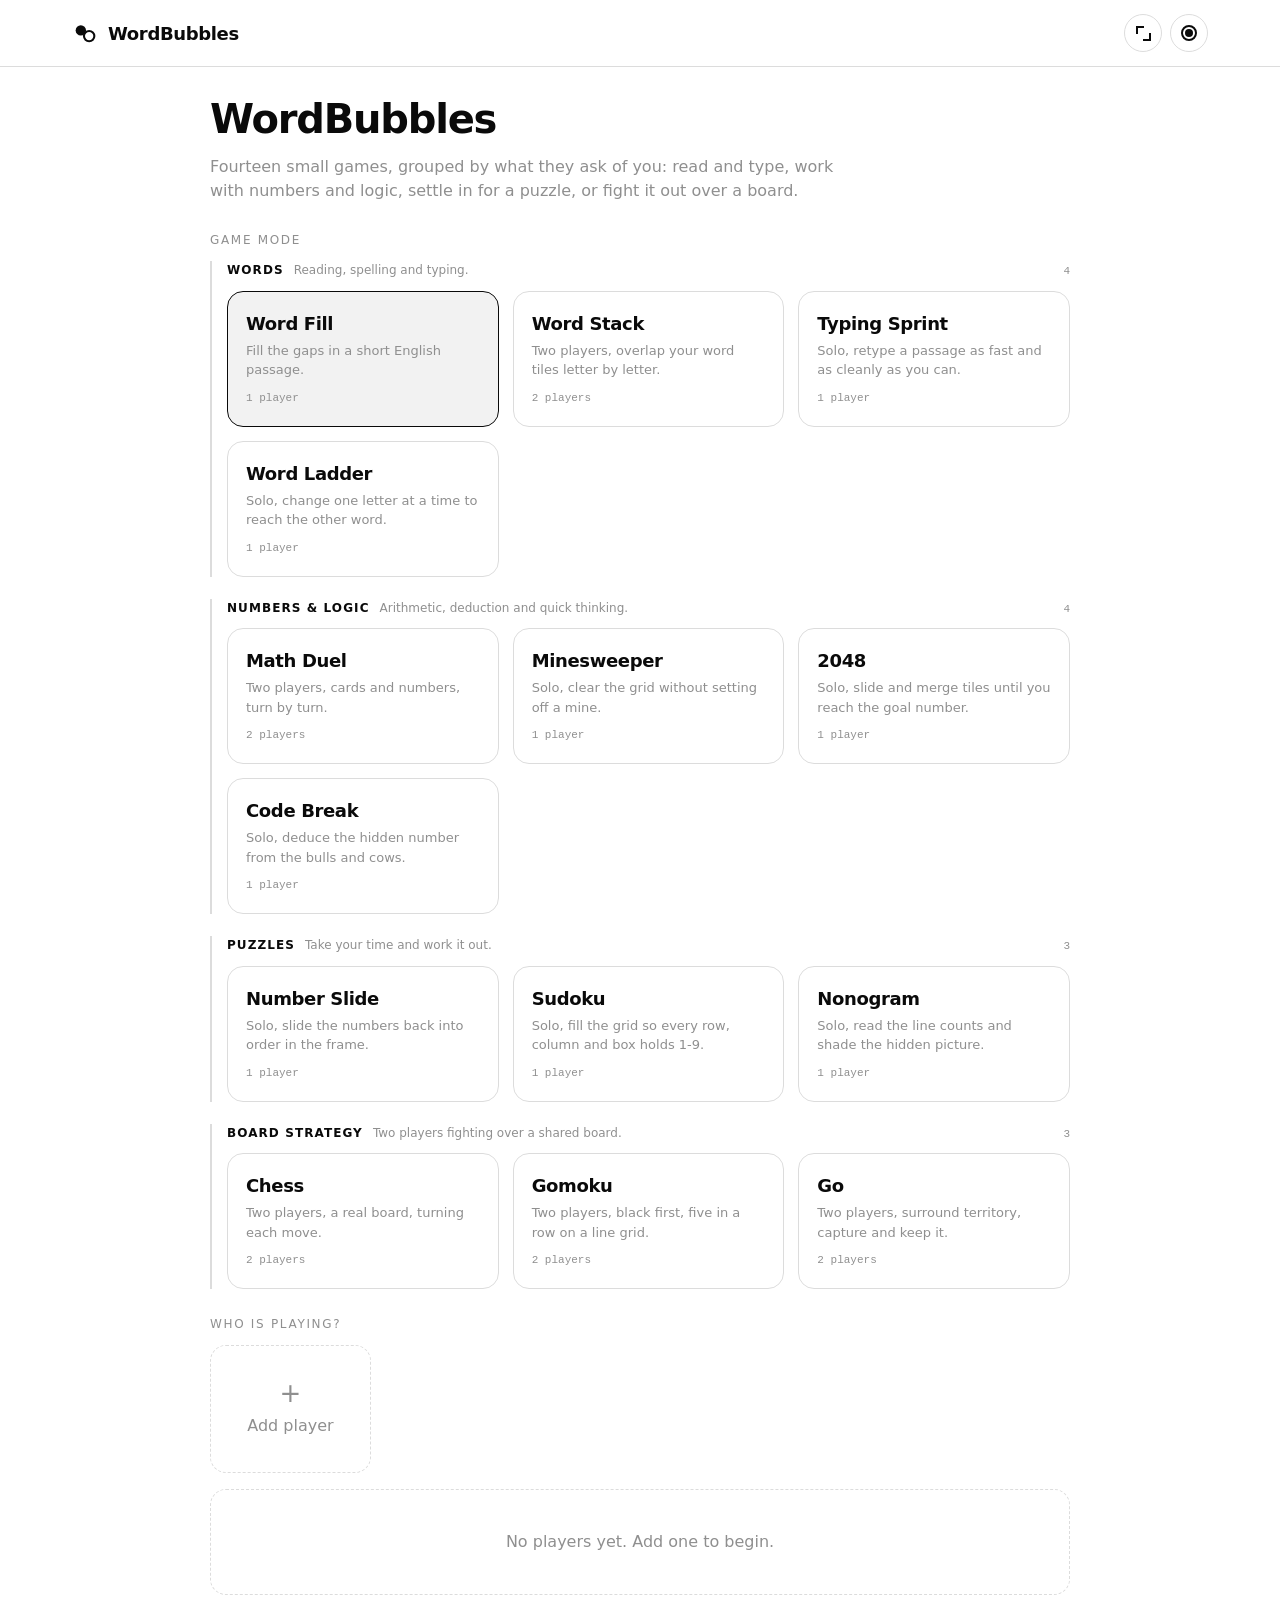
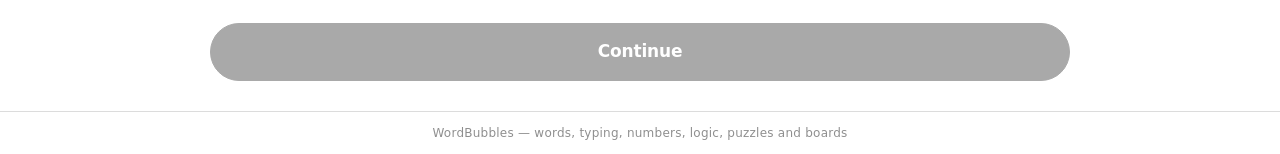
<file: index.html>
<!DOCTYPE html>
<html lang="en" data-theme="light">
<head>
  <meta charset="UTF-8" />
  <meta name="viewport" content="width=device-width, initial-scale=1.0, viewport-fit=cover" />
  <title>WordBubbles</title>
  <meta name="description" content="WordBubbles — fourteen small games: word fill, word stack, typing, word ladder, math duel, minesweeper, 2048, code break, number slide, sudoku, nonogram, chess, gomoku and go." />
  <link rel="stylesheet" href="css/style.css?v=28" />
</head>
<body>
  <header class="topbar">
    <div class="topbar-inner">
      <a class="logo" href="#" id="logoHome">
        <span class="logo-mark" aria-hidden="true">
          <svg viewBox="0 0 100 100" fill="none" stroke="currentColor" stroke-width="8">
            <circle cx="34" cy="40" r="20" />
            <circle cx="66" cy="62" r="20" />
          </svg>
        </span>
        <span class="logo-text">WordBubbles</span>
      </a>
      <div class="topbar-actions">
        <button class="icon-btn" id="fullscreenToggle" title="Fullscreen (F)" aria-label="Fullscreen">
          <span class="fs-icon"></span>
        </button>
        <button class="icon-btn" id="themeToggle" title="Toggle theme" aria-label="Toggle theme">
          <span class="theme-icon"></span>
        </button>
      </div>
    </div>
  </header>

  <main id="app" class="app"></main>

  <footer class="footer">
      <span>WordBubbles — words, typing, numbers, logic, puzzles and boards</span>
  </footer>

  <div id="modalRoot" class="modal-root" hidden></div>

  <script src="js/avatars.js?v=28"></script>
  <script src="js/passages.js?v=28"></script>
  <script src="js/wordbank.js?v=28"></script>
  <script src="js/pos.js?v=28"></script>
  <script src="js/math.js?v=28"></script>
  <script src="js/chess.js?v=28"></script>
  <script src="js/gomoku.js?v=28"></script>
  <script src="js/go.js?v=28"></script>
  <script src="js/mine.js?v=28"></script>
  <script src="js/slide.js?v=28"></script>
  <script src="js/sudoku.js?v=28"></script>
  <script src="js/nonogram.js?v=28"></script>
  <script src="js/g2048.js?v=28"></script>
  <script src="js/typing.js?v=28"></script>
  <script src="js/codebreak.js?v=28"></script>
  <script src="js/ladder.js?v=28"></script>
  <script src="js/wordstack.js?v=28"></script>
  <script src="js/tacta.js?v=28"></script>
  <script src="js/store.js?v=28"></script>
  <script src="js/game.js?v=28"></script>
  <script src="js/ui.js?v=28"></script>
  <script src="js/app.js?v=28"></script>
</body>
</html>
</file>
<file: css/style.css>
/* ============================================================
   WordBubbles — minimal black & white theme + motion
   ============================================================ */

:root {
  --bg: #ffffff;
  --fg: #0a0a0a;
  --muted: #8f8f8f;
  --soft: #f2f2f2;
  --soft-2: #e8e8e8;
  --line: #0a0a0a;
  --line-soft: #dcdcdc;
  --bad: #a0a0a0;
  --radius: 16px;
  --radius-sm: 10px;
  --mono: ui-monospace, "SF Mono", "Cascadia Mono", Menlo, Consolas, monospace;
  --sans: "Inter", system-ui, -apple-system, "Segoe UI", Roboto, "Helvetica Neue", Arial, sans-serif;
  --shadow: 0 1px 0 rgba(0,0,0,.04), 0 10px 30px -18px rgba(0,0,0,.35);
  --ease: cubic-bezier(.2, .8, .2, 1);
  --spring: cubic-bezier(.34, 1.56, .64, 1);
  --topbar-h: 67px;
  --neg: #8a2233;
  /* the board keeps a fixed mid-grey palette in both themes: it is the only
     mid-tone that lets PURE white and PURE black pieces both stand out */
  --sq-l: #d6d6d6;
  --sq-d: #a6a6a6;
  --sq-tint: #141414;
  --piece-w: #ffffff;
  --piece-b: #000000;
  --danger: #d81e2c;
  /* the goban also stays light in both themes so the white stones read */
  --goban-bg: #e4e4e4;
  --goban-line: #7a7a7a;
  --g8-ink: 0, 0, 0;              /* 2048 tile ramp ink */
}

[data-theme="dark"] {
  --bg: #0b0b0b;
  --fg: #f4f4f4;
  --muted: #8a8a8a;
  --soft: #171717;
  --soft-2: #222222;
  --line: #f4f4f4;
  --line-soft: #2a2a2a;
  --bad: #6d6d6d;
  --neg: #c9646f;
  --sq-l: #c8c8c8;
  --sq-d: #9a9a9a;
  --danger: #ff3b30;
  --goban-bg: #d8d8d8;
  --goban-line: #6e6e6e;
  --g8-ink: 255, 255, 255;
  --shadow: 0 1px 0 rgba(255,255,255,.03), 0 10px 30px -18px rgba(0,0,0,.9);
}

* { box-sizing: border-box; }
html, body { height: 100%; }

body {
  margin: 0;
  background: var(--bg);
  color: var(--fg);
  font-family: var(--sans);
  font-size: 16px;
  line-height: 1.5;
  -webkit-font-smoothing: antialiased;
  text-rendering: optimizeLegibility;
  display: flex;
  flex-direction: column;
  min-height: 100%;
  transition: background .25s var(--ease), color .25s var(--ease);
}

button, input, select, textarea { font: inherit; color: inherit; }
a { color: inherit; }

/* ---------------- motion primitives ---------------- */
@keyframes rise { from { opacity: 0; transform: translateY(10px); } to { opacity: 1; transform: none; } }
@keyframes fade { from { opacity: 0; } to { opacity: 1; } }
@keyframes popIn { from { opacity: 0; transform: translateX(-50%) translateY(6px) scale(.95); } to { opacity: 1; transform: translateX(-50%) translateY(0) scale(1); } }
@keyframes optIn { from { opacity: 0; transform: translateY(5px) scale(.92); } to { opacity: 1; transform: none; } }
@keyframes stampIn { 0% { opacity: 0; transform: scale(.78); } 60% { opacity: 1; transform: scale(1.06); } 100% { opacity: 1; transform: scale(1); } }
@keyframes slideIn { from { opacity: 0; transform: translateX(-8px); } to { opacity: 1; transform: none; } }
@keyframes bump { 0% { transform: scale(1); } 35% { transform: scale(1.14); } 70% { transform: scale(.97); } 100% { transform: scale(1); } }
@keyframes nudge { 0% { transform: none; } 40% { transform: scale(1.04); } 100% { transform: none; } }
@keyframes spin { to { transform: rotate(360deg); } }
@keyframes blanks { 0%, 100% { outline-color: var(--line); } 50% { outline-color: transparent; } }
@keyframes confettiFall { to { transform: translateY(106vh) rotate(560deg); } }

/* ---------------- top bar ---------------- */
.topbar {
  position: sticky; top: 0; z-index: 20;
  background: color-mix(in srgb, var(--bg) 88%, transparent);
  backdrop-filter: blur(10px);
  border-bottom: 1px solid var(--line-soft);
}
.topbar-inner {
  max-width: 1180px; margin: 0 auto; padding: 14px 22px;
  display: flex; align-items: center; justify-content: space-between;
}
.logo {
  display: inline-flex; align-items: center; gap: 10px;
  text-decoration: none; letter-spacing: -0.02em; font-weight: 700; font-size: 18px;
}
.logo-mark { width: 26px; height: 26px; display: inline-flex; transition: transform .3s var(--spring); }
.logo:hover .logo-mark { transform: rotate(-12deg) scale(1.08); }
.logo-mark svg { width: 100%; height: 100%; }
.logo-mark circle:first-child { fill: currentColor; stroke: none; }
.logo-mark circle:last-child { fill: none; stroke: currentColor; }

.icon-btn {
  width: 38px; height: 38px;
  display: inline-flex; align-items: center; justify-content: center;
  border: 1px solid var(--line-soft); border-radius: 50%;
  background: transparent; cursor: pointer;
  transition: border-color .18s var(--ease), transform .18s var(--ease);
}
.icon-btn:hover { border-color: var(--line); transform: translateY(-1px); }
.icon-btn:active { transform: scale(.92); }
.icon-btn.spin { animation: spin .55s var(--ease); }
.icon-btn.active { border-color: var(--line); background: var(--soft); }
.fs-icon { width: 15px; height: 15px; position: relative; }
.fs-icon::before, .fs-icon::after {
  content: ""; position: absolute; width: 6px; height: 6px;
  border: 2px solid currentColor;
}
.fs-icon::before { top: 0; left: 0; border-right: none; border-bottom: none; }
.fs-icon::after { bottom: 0; right: 0; border-left: none; border-top: none; }
.icon-btn.active .fs-icon::before { border-right: 2px solid currentColor; border-bottom: 2px solid currentColor; }
.icon-btn.active .fs-icon::after { border-left: 2px solid currentColor; border-top: 2px solid currentColor; }

.topbar-actions { display: flex; align-items: center; gap: 8px; }

.theme-icon { width: 16px; height: 16px; border-radius: 50%; border: 2px solid currentColor; position: relative; }
.theme-icon::after {
  content: ""; position: absolute; top: 50%; left: 50%;
  width: 8px; height: 8px; border-radius: 50%; background: currentColor;
  transform: translate(-50%, -50%); transition: transform .25s var(--spring);
}
[data-theme="dark"] .theme-icon { background: currentColor; }
[data-theme="dark"] .theme-icon::after { background: var(--bg); transform: translate(-50%, -50%) scale(1.2); }

/* ---------------- layout ---------------- */
.app { flex: 1; width: 100%; max-width: 1180px; margin: 0 auto; padding: 22px 22px 30px; }
.footer {
  text-align: center; padding: 12px; color: var(--muted);
  font-size: 12px; letter-spacing: .02em; border-top: 1px solid var(--line-soft);
}

.screen { animation: rise .35s var(--ease) both; }
/* reading- and form-first screens stay narrower than a board; game screens ask for `.wide` */
.screen:not(.wide) { max-width: 860px; margin-left: auto; margin-right: auto; }

/* A game screen claims the height left over under the top bar, and hands
   everything that is not a header or footer to its stage. Boards size
   themselves from that stage (see the per-game --size rules below) so they fill
   the room instead of floating in it. */
.game-screen {
  display: flex; flex-direction: column; gap: 10px;
  min-height: calc(100vh - var(--topbar-h) - 84px);
  min-height: calc(100dvh - var(--topbar-h) - 84px);
}
.game-stage {
  flex: 1 1 auto; min-height: 52vh; width: 100%;
  display: flex; align-items: center; justify-content: center;
}
/* the header, footer and status lines are furniture — keep them out of the way */
.game-screen .mine-head { padding: 4px 0; }
.game-screen .mine-stat b { font-size: 20px; }
.game-screen .mine-stat span { font-size: 9px; }
.game-screen .mine-foot { gap: 8px; }
.game-screen .chess-status { font-size: 12px; line-height: 1.45; }
.page-title { font-size: clamp(28px, 6vw, 40px); font-weight: 800; letter-spacing: -0.03em; margin: 0 0 6px; }
.page-sub { color: var(--muted); margin: 0 0 28px; max-width: 62ch; }
.section-label {
  font-size: 12px; text-transform: uppercase; letter-spacing: .14em;
  color: var(--muted); margin: 26px 0 12px;
}

/* ---------------- buttons ---------------- */
.btn {
  display: inline-flex; align-items: center; justify-content: center; gap: 8px;
  padding: 12px 20px; border-radius: 999px;
  border: 1.5px solid var(--line); background: transparent; color: var(--fg);
  cursor: pointer; font-weight: 600; letter-spacing: -0.01em;
  transition: transform .16s var(--ease), background .16s var(--ease), color .16s var(--ease), opacity .16s var(--ease);
}
.btn:hover:not(:disabled) { transform: translateY(-2px); }
.btn:active:not(:disabled) { transform: translateY(0) scale(.97); }
.btn:disabled { opacity: .35; cursor: not-allowed; }
.btn.primary { background: var(--fg); color: var(--bg); }
.btn.primary:hover:not(:disabled) { opacity: .9; }
.btn.ghost { border-color: var(--line-soft); }
.btn.ghost:hover { border-color: var(--line); }
.btn.big { padding: 15px 28px; font-size: 17px; width: 100%; }
.btn.ready { animation: nudge .5s var(--ease); }

.actions { display: flex; gap: 12px; flex-wrap: wrap; margin-top: 28px; }
.actions .btn { flex: 1 1 auto; }

/* ---------------- player grid ---------------- */
.players { display: grid; grid-template-columns: repeat(auto-fill, minmax(150px, 1fr)); gap: 14px; }
.player-card, .player-add {
  animation: rise .4s var(--ease) both;
  animation-delay: calc(var(--i, 0) * 55ms);
}
.player-card {
  position: relative; display: flex; flex-direction: column; align-items: center;
  gap: 10px; padding: 22px 14px 16px;
  border: 1.5px solid var(--line-soft); border-radius: var(--radius);
  background: var(--bg); cursor: pointer; text-align: center;
  transition: border-color .18s var(--ease), transform .18s var(--ease), background .18s var(--ease);
}
.player-card:hover { border-color: var(--line); transform: translateY(-3px); }
.player-card.selected { border-color: var(--line); background: var(--soft); }
.player-card.selected::after {
  content: ""; position: absolute; top: 12px; right: 12px;
  width: 16px; height: 16px; border-radius: 50%;
  background: var(--fg);
  box-shadow: inset 0 0 0 4px var(--bg), 0 0 0 1.5px var(--line);
  animation: stampIn .35s var(--spring) both;
}
[data-theme="dark"] .player-card.selected::after { box-shadow: inset 0 0 0 4px var(--soft), 0 0 0 1.5px var(--line); }
.player-avatar { width: 60px; height: 60px; color: var(--fg); display: flex; align-items: center; justify-content: center; transition: transform .25s var(--spring); }
.player-card:hover .player-avatar { transform: scale(1.08); }
.player-avatar svg { width: 100%; height: 100%; }
.player-name { font-weight: 700; letter-spacing: -0.01em; word-break: break-word; }
.player-meta { font-size: 12px; color: var(--muted); }
.player-score {
  font-family: var(--mono); font-size: 17px; font-weight: 800;
  font-variant-numeric: tabular-nums; letter-spacing: -0.02em;
}
.player-score.neg { color: var(--neg); }
.player-history {
  margin-top: 8px; padding: 5px 14px;
  border: 1.5px solid var(--line-soft); border-radius: 999px;
  background: transparent; color: var(--muted); font-size: 11px; cursor: pointer;
  transition: border-color .16s var(--ease), color .16s var(--ease), transform .16s var(--ease);
}
.player-history:hover { border-color: var(--line); color: var(--fg); transform: translateY(-1px); }
.player-del {
  position: absolute; top: 8px; left: 8px;
  width: 24px; height: 24px; border-radius: 50%;
  border: none; background: transparent; color: var(--muted);
  cursor: pointer; line-height: 1; font-size: 15px;
  opacity: 0; transition: opacity .16s var(--ease), color .16s var(--ease), transform .16s var(--ease);
}
.player-card:hover .player-del { opacity: 1; }
.player-del:hover { color: var(--fg); transform: rotate(90deg); }

.player-add {
  display: flex; flex-direction: column; align-items: center; justify-content: center;
  gap: 8px; min-height: 128px;
  border: 1.5px dashed var(--line-soft); border-radius: var(--radius);
  background: transparent; color: var(--muted); cursor: pointer;
  transition: border-color .18s var(--ease), color .18s var(--ease), transform .18s var(--ease);
}
.player-add:hover { border-color: var(--line); color: var(--fg); transform: translateY(-3px); }
.player-add .plus { font-size: 26px; line-height: 1; transition: transform .25s var(--spring); }
.player-add:hover .plus { transform: rotate(90deg); }

/* ---------------- difficulty ---------------- */
.diffs { display: grid; grid-template-columns: repeat(auto-fit, minmax(190px, 1fr)); gap: 14px; }
.diff-card {
  border: 1.5px solid var(--line-soft); border-radius: var(--radius);
  padding: 22px 18px; background: var(--bg); cursor: pointer; text-align: left;
  transition: border-color .18s var(--ease), transform .18s var(--ease), background .18s var(--ease);
  animation: rise .4s var(--ease) both;
  animation-delay: calc(var(--i, 0) * 70ms);
}
.diff-card:hover { border-color: var(--line); transform: translateY(-3px); }
.diff-card.selected { border-color: var(--line); background: var(--soft); }
.diff-card.selected .diff-dots i.on { animation: stampIn .3s var(--spring) both; }
.diff-name { font-size: 20px; font-weight: 800; letter-spacing: -0.02em; }
.diff-desc { color: var(--muted); font-size: 13px; margin-top: 6px; }
.diff-stat { margin-top: 14px; font-family: var(--mono); font-size: 12px; }
.diff-dots { display: flex; gap: 5px; margin-top: 12px; }
.diff-dots i { width: 8px; height: 8px; border-radius: 50%; border: 1.5px solid var(--line); transition: background .2s var(--ease); }
.diff-dots i.on { background: var(--line); }

/* ---------------- game modes ---------------- */
/* the games are grouped so the list stays readable as it grows */
.mode-groups { display: flex; flex-direction: column; gap: 22px; }
.mode-group {
  display: flex; flex-direction: column; gap: 11px;
  padding-left: 15px; border-left: 2px solid var(--line-soft);
}
.mode-group-head { display: flex; align-items: baseline; gap: 10px; flex-wrap: wrap; }
.mode-group-name {
  font-size: 12px; font-weight: 800; letter-spacing: .09em; text-transform: uppercase;
}
.mode-group-note { color: var(--muted); font-size: 12px; }
.mode-group-count {
  margin-left: auto; font-family: var(--mono); font-size: 11px; color: var(--muted);
}
.modes { display: grid; grid-template-columns: repeat(auto-fit, minmax(210px, 1fr)); gap: 14px; }
.mode-card {
  text-align: left; padding: 18px;
  border: 1.5px solid var(--line-soft); border-radius: var(--radius);
  background: var(--bg); cursor: pointer;
  animation: rise .4s var(--ease) both;
  transition: border-color .18s var(--ease), transform .18s var(--ease), background .18s var(--ease);
}
.mode-card:hover { border-color: var(--line); transform: translateY(-3px); }
.mode-card.selected { border-color: var(--line); background: var(--soft); }
.mode-title { font-weight: 800; font-size: 18px; letter-spacing: -0.02em; }
.mode-desc { color: var(--muted); font-size: 13px; margin-top: 4px; }
.mode-tag { display: inline-block; margin-top: 10px; font-family: var(--mono); font-size: 11px; color: var(--muted); }
.select-hint { color: var(--muted); font-size: 13px; margin: -6px 0 12px; }

/* ---------------- game ---------------- */
/* the head stays pinned under the top bar so Super Mind + timer are always reachable */
.game-head {
  position: sticky; top: var(--topbar-h); z-index: 15;
  display: flex; align-items: center; gap: 8px; flex-wrap: wrap;
  padding: 10px 0; margin: -10px 0 8px;
  background: var(--bg);
}
.chip {
  display: inline-flex; align-items: center; gap: 6px;
  font-size: 12px; padding: 6px 12px; border-radius: 999px;
  border: 1.5px solid var(--line-soft); color: var(--muted);
  animation: rise .34s var(--ease) both;
  animation-delay: calc(var(--i, 0) * 45ms);
}
.chip strong { color: var(--fg); font-weight: 700; font-family: var(--mono); }
.chip .par { font-family: var(--mono); font-size: 11px; opacity: .8; }

.pause-btn { width: 32px; height: 32px; font-size: 10px; letter-spacing: 1px; }
.pause-btn:hover { transform: translateY(-1px) scale(1.05); }

/* Super Mind button */
.mind-btn {
  background: transparent; cursor: pointer;
  transition: background .2s var(--ease), color .2s var(--ease),
              border-color .2s var(--ease), transform .18s var(--ease);
}
.mind-btn:hover:not(:disabled) { border-color: var(--line); transform: translateY(-2px); }
.mind-btn:active:not(:disabled) { transform: scale(.96); }
.mind-btn .dot {
  width: 8px; height: 8px; border-radius: 50%;
  border: 1.5px solid var(--muted);
  transition: background .2s var(--ease), border-color .2s var(--ease), transform .2s var(--spring);
}
.mind-btn.armed { background: var(--fg); color: var(--bg); border-color: var(--fg); }
.mind-btn.armed strong { color: var(--bg); }
.mind-btn.armed .dot { background: var(--bg); border-color: var(--bg); transform: scale(1.25); }
.mind-btn:disabled { opacity: .4; cursor: not-allowed; }

.armed-note {
  margin: 0 0 14px; padding: 9px 14px;
  border: 1.5px dashed var(--line); border-radius: 12px;
  background: var(--soft); font-size: 13px;
  animation: rise .25s var(--ease) both;
}
.armed-note[hidden] { display: none; }

.passage-wrap { position: relative; }
.passage-title { font-size: clamp(20px, 4vw, 26px); font-weight: 800; letter-spacing: -0.02em; margin: 12px 0 20px; }
.passage { font-size: 18px; line-height: 2.7; letter-spacing: .002em; }

/* blank: count inside the box, part of speech floating above */
.blank {
  position: relative;
  display: inline-flex;
  align-items: baseline;
  gap: 2px;
  vertical-align: baseline;
  margin: 0 3px;
  padding: 0 8px 1px;
  background: var(--soft);
  border-bottom: 2px solid var(--line);
  border-radius: 8px 8px 2px 2px;
  transition: background .16s var(--ease), box-shadow .16s var(--ease), transform .16s var(--ease);
}
.blank:focus-within { background: var(--bg); box-shadow: 0 0 0 1.5px var(--line); transform: translateY(-2px); }
/* while a Super Mind chooser is open, lift the whole gap above the sticky bars */
.blank.has-mind { z-index: 80; }
.blank .num {
  font-family: var(--mono); font-size: .68em; line-height: 1.5;
  color: var(--muted); user-select: none; pointer-events: none;
}
.blank .pos {
  position: absolute;
  left: 50%; bottom: calc(100% + 3px);
  transform: translateX(-50%);
  font-family: var(--mono); font-size: 10px; line-height: 1;
  color: var(--muted); letter-spacing: .02em; white-space: nowrap;
  pointer-events: none; user-select: none;
  transition: opacity .18s var(--ease), transform .18s var(--ease);
}
.blank.filled .pos { opacity: 0; transform: translateX(-50%) translateY(5px); }
.blank input {
  font-family: var(--mono); font-size: inherit; line-height: 1.5;
  text-align: left; background: transparent; border: none; outline: none;
  padding: 2px 0; color: var(--fg);
}

/* armed highlight: every gap invites a click */
body.mind-armed .blank { outline: 1.5px dashed var(--line); outline-offset: 3px; cursor: pointer; animation: blanks 1.5s ease-in-out infinite; }
body.mind-armed .blank.filled { outline-style: dotted; }

/* Super Mind chooser */
.mind-pop {
  position: absolute;
  bottom: calc(100% + 20px);
  left: 50%;
  transform: translateX(-50%);
  z-index: 40;
  display: flex; flex-wrap: wrap; gap: 6px; justify-content: center;
  padding: 10px;
  width: max-content;
  max-width: min(360px, 80vw);
  background: var(--bg);
  border: 1.5px solid var(--line);
  border-radius: 14px;
  box-shadow: var(--shadow);
  animation: popIn .22s var(--spring) both;
}
.mind-pop::after {
  content: ""; position: absolute; top: 100%; left: 50%; transform: translateX(-50%);
  border: 8px solid transparent; border-top-color: var(--line); margin-top: -1px;
}
/* flipped below the gap when there is no room above */
.mind-pop.below { bottom: auto; top: calc(100% + 20px); }
.mind-pop.below::after {
  top: auto; bottom: 100%; margin-top: 0; margin-bottom: -1px;
  border-top-color: transparent; border-bottom-color: var(--line);
}
.mind-pop .opt {
  font-family: var(--mono); font-size: 13px; padding: 6px 11px;
  border: 1.5px solid var(--line-soft); border-radius: 999px;
  background: transparent; cursor: pointer;
  animation: optIn .24s var(--ease) both;
  transition: border-color .16s var(--ease), background .16s var(--ease), transform .16s var(--ease);
}
.mind-pop .opt:hover { border-color: var(--line); background: var(--soft); transform: translateY(-2px); }
.mind-pop .opt:active { transform: scale(.95); }

/* pause cover — fully hides every word while paused */
.pause-cover {
  position: absolute; inset: -8px; z-index: 50;
  display: flex; flex-direction: column; align-items: center; justify-content: center;
  gap: 8px; text-align: center;
  background: var(--bg); border-radius: var(--radius);
  animation: fade .2s var(--ease) both;
}
.pause-cover[hidden] { display: none; }
.pause-title { font-size: 30px; font-weight: 800; letter-spacing: -0.03em; animation: rise .3s var(--ease) both; }
.pause-sub { color: var(--muted); font-size: 13px; margin-bottom: 10px; animation: rise .35s var(--ease) both; }

.progress-bar { height: 6px; border-radius: 999px; background: var(--soft-2); overflow: hidden; margin: 26px 0 8px; }
.progress-bar > i { display: block; height: 100%; width: 0; background: var(--fg); border-radius: 999px; transition: width .3s var(--ease); }
.progress-text { font-family: var(--mono); font-size: 12px; color: var(--muted); }

.game-foot {
  position: sticky; bottom: 0; margin-top: 26px; padding: 16px 0;
  background: linear-gradient(to top, var(--bg) 60%, transparent);
  display: flex; gap: 12px; align-items: center;
}
.game-foot .btn { flex: 1; }

/* ---------------- math duel ---------------- */
.math-screen { display: flex; flex-direction: column; gap: 20px; }
.math-head { display: grid; grid-template-columns: 1fr auto 1fr; align-items: center; gap: 12px; }
.mpanel {
  display: flex; flex-direction: column; align-items: center; gap: 4px;
  padding: 12px 10px; border: 1.5px solid var(--line-soft); border-radius: var(--radius);
  transition: border-color .2s var(--ease), background .2s var(--ease), transform .2s var(--ease);
}
.mpanel.on { border-color: var(--line); background: var(--soft); transform: translateY(-2px); }
.mavatar { width: 40px; height: 40px; color: var(--fg); }
.mavatar svg { width: 100%; height: 100%; }
.mname { font-weight: 700; font-size: 14px; text-align: center; word-break: break-word; }
.mscore { font-family: var(--mono); font-size: 20px; font-weight: 700; font-variant-numeric: tabular-nums; }
.msettle { text-align: center; }
.msettle-k { font-size: 10px; text-transform: uppercase; letter-spacing: .1em; color: var(--muted); }
.msettle-v {
  font-size: 40px; font-weight: 800; font-family: var(--mono); line-height: 1.1;
  font-variant-numeric: tabular-nums; display: inline-block;
}
.msettle-v.tick { animation: bump .4s var(--spring); }
.mtime { margin-top: 8px; font-family: var(--mono); font-size: 11px; color: var(--muted); }
.mtime b { color: var(--fg); font-weight: 700; }

.math-mid { position: relative; display: flex; flex-direction: column; align-items: center; gap: 6px; padding: 14px 0; }
.mbignum {
  font-size: clamp(58px, 17vw, 104px); font-weight: 800; letter-spacing: -0.05em;
  line-height: 1; font-variant-numeric: tabular-nums;
}
.mbignum.pop { animation: bump .45s var(--spring); }
.mbignum.long { font-size: clamp(38px, 11vw, 66px); }
.mbignum.xlong { font-size: clamp(26px, 8vw, 46px); }
.mbignum.negative { color: var(--neg); }

/* the number leans slightly toward whoever would collect it right now */
.mnum-lean { transition: transform .38s var(--spring); }
.mnum-lean.lean-p1 { transform: translateX(-52px) rotate(-3.2deg); }
.mnum-lean.lean-p2 { transform: translateX(52px) rotate(3.2deg); }

/* rounding a fraction onto a whole number */
.mbignum.rounding { animation: roundFlash .56s var(--ease); }
@keyframes roundFlash {
  0% { opacity: .3; transform: scale(.88); letter-spacing: 0; }
  60% { opacity: 1; letter-spacing: 0.02em; }
  100% { opacity: 1; transform: scale(1); }
}
.mparity { font-family: var(--mono); font-size: 11px; color: var(--muted); letter-spacing: .04em; }
.mturn { color: var(--muted); font-size: 13px; }
/* the settlement badge holds, then flies to the player who won it */
.settle-fly {
  position: fixed; z-index: 95; pointer-events: none;
  transform: translate(-50%, 0);
  font-family: var(--mono); font-size: 17px; font-weight: 800;
  padding: 5px 15px; border-radius: 999px;
  border: 1.5px solid var(--line); background: var(--bg); color: var(--fg);
  box-shadow: var(--shadow); white-space: nowrap;
  animation: badgeIn .45s var(--spring);
}
.settle-fly.neg { color: var(--neg); border-color: var(--neg); }
@keyframes badgeIn {
  from { opacity: 0; transform: translate(-50%, 12px) scale(.86); }
  to { opacity: 1; transform: translate(-50%, 0) scale(1); }
}

/* new random number rolling in */
.mbignum.roll-out { animation: rollOut .19s var(--ease) forwards; }
.mbignum.roll-in { animation: rollIn .42s var(--spring) both; }
@keyframes rollOut { to { opacity: 0; transform: translateY(-24px) scale(.84); } }
@keyframes rollIn {
  from { opacity: 0; transform: translateY(24px) scale(.84); }
  to { opacity: 1; transform: none; }
}

/* the payer / score flashing when the points land */
.mpanel.got { animation: gotPop .75s var(--spring); }
.mscore.got { animation: gotPop .75s var(--spring); }
@keyframes gotPop {
  0% { transform: scale(1); }
  32% { transform: scale(1.22); }
  100% { transform: scale(1); }
}

.math-hands { display: grid; grid-template-columns: 1fr 1fr; gap: 14px; }
.handrow {
  border: 1.5px solid var(--line-soft); border-radius: var(--radius); padding: 12px;
  transition: border-color .2s var(--ease), background .2s var(--ease);
}
.handrow.active { border-color: var(--line); background: var(--soft); }
.handrow.waiting { opacity: .55; }
.handlabel { font-size: 11px; text-transform: uppercase; letter-spacing: .1em; color: var(--muted); margin-bottom: 10px; }
.handcards { display: flex; flex-wrap: wrap; gap: 7px; min-height: 70px; }
.mcard {
  display: flex; flex-direction: column; align-items: center; justify-content: center; gap: 2px;
  width: 52px; height: 70px;
  border: 1.5px solid var(--line); border-radius: 10px; background: var(--bg);
  cursor: pointer; box-shadow: 0 3px 0 var(--line-soft);
  animation: cardIn .5s var(--spring) both;
  animation-delay: calc(var(--i, 0) * 90ms);
  transition: transform .16s var(--ease), box-shadow .16s var(--ease), opacity .2s var(--ease);
}
@keyframes cardIn {
  0% { opacity: 0; transform: translateY(-20px) rotate(-9deg) scale(.8); }
  100% { opacity: 1; transform: none; }
}
.mcard .mop { font-size: 19px; font-weight: 800; line-height: 1; }
.mcard .mn { font-family: var(--mono); font-size: 14px; color: var(--muted); }
.handrow.active .mcard:hover:not(:disabled) { transform: translateY(-4px); box-shadow: 0 7px 0 var(--line-soft); }
.mcard:disabled { opacity: .45; cursor: default; }
.mcard.playing { animation: cardPlay .22s var(--ease) forwards; }
@keyframes cardPlay { to { opacity: 0; transform: translateY(-48px) scale(.7) rotate(7deg); } }

.duel-scores { display: grid; grid-template-columns: 1fr auto 1fr; align-items: center; gap: 10px; }
.duel-side {
  display: flex; flex-direction: column; align-items: center; gap: 6px;
  padding: 16px 8px; border: 1.5px solid var(--line-soft); border-radius: var(--radius);
  animation: rise .4s var(--ease) both;
  transition: border-color .2s var(--ease), background .2s var(--ease);
}
.duel-side.win { border-color: var(--line); background: var(--soft); animation: stampIn .5s var(--spring) both; }
.duel-side .player-avatar { width: 46px; height: 46px; }
.duel-name { font-weight: 700; font-size: 14px; }
.duel-score { font-family: var(--mono); font-size: 30px; font-weight: 800; font-variant-numeric: tabular-nums; }
.duel-vs { color: var(--muted); font-size: 12px; text-transform: uppercase; letter-spacing: .12em; }
.duel-k { font-size: 10px; text-transform: uppercase; letter-spacing: .08em; color: var(--muted); }
.duel-mapped { font-family: var(--mono); font-size: 18px; font-weight: 700; font-variant-numeric: tabular-nums; }
.duel-mapped.neg { color: var(--neg); }

/* ---------------- chess ---------------- */
.chess-screen { display: flex; flex-direction: column; gap: 18px; }
.csideswatch {
  display: inline-block; width: 15px; height: 15px; border-radius: 4px;
  border: 1.5px solid var(--muted); vertical-align: -2px;
}
.csideswatch.w { background: var(--piece-w); }
.csideswatch.b { background: var(--piece-b); }
.csideswatch.round { border-radius: 50%; }
/* the outline is sized in em, not px: a fixed px stroke swallows the white fill
   once the board (and so the glyph) shrinks on a short viewport */
.board .piece.w { --crack: #000000; color: var(--piece-w); -webkit-text-stroke: 0.04em var(--piece-b); }
.board .piece.b { --crack: #ffffff; color: var(--piece-b); -webkit-text-stroke: 0.04em transparent; }
/* off the board: follow the theme, hollow = white, solid = black */
.cap.w, .chess-turn.w, .promo-opt.w { color: var(--bg); -webkit-text-stroke: 0.05em var(--fg); }
.cap.b, .chess-turn.b, .promo-opt.b { color: var(--fg); -webkit-text-stroke: 0.05em transparent; }

.chess-wrap { display: flex; justify-content: center; }

/* Board + both capture strips share ONE rotation, so a strip stays glued to its
   owner's own edge of the board no matter whose turn it is. The size is capped
   by the viewport height too, otherwise a short window leaves the top ranks
   stuck behind the sticky bar. */
.board-rot {
  display: flex; flex-direction: column; gap: 7px;
  width: min(88vw, 512px, max(248px, calc(100vh - 292px)));
  transform: rotate(var(--rot, 0deg));
  transform-origin: 50% 50%;
  transition: transform .6s var(--ease);
}
/* every glyph counter-rotates so it stays upright and readable */
.board-rot .piece, .cap-strip > * { transform: rotate(calc(-1 * var(--rot, 0deg))); }
.cap-strip { display: flex; flex-wrap: wrap; align-items: center; gap: 0 1px; min-height: 20px; }
.cap-strip > * { font-size: 18px; line-height: 1; transition: transform .6s var(--ease); }
.cap-strip .edge { font-family: var(--mono); font-size: 11px; margin-left: 5px; color: var(--muted); }

/* `minmax(0, 1fr)` and NOT plain `1fr`: a bare 1fr resolves to minmax(auto, 1fr)
   and the auto minimum of a row holding a piece blows the tracks out of shape
   (64x38 rectangles that re-flow on every move). minmax(0,...) pins the floor
   at zero so all 64 squares come out exactly square. */
.board {
  display: grid;
  grid-template-columns: repeat(8, minmax(0, 1fr));
  grid-template-rows: repeat(8, minmax(0, 1fr));
  container-type: inline-size;
  width: 100%;
  aspect-ratio: 1 / 1;
  border: 2px solid var(--line);
  border-radius: 8px;
  overflow: hidden;
  box-shadow: var(--shadow);
}
.sq { position: relative; display: flex; align-items: center; justify-content: center; }
.sq.light { background: var(--sq-l); }
.sq.dark { background: var(--sq-d); }
.sq.last::before { content: ''; position: absolute; inset: 0; background: var(--sq-tint); opacity: .1; }
.sq.sel { box-shadow: inset 0 0 0 3px var(--sq-tint), inset 0 0 0 6px #fff; z-index: 2; }
.sq.move::after {
  content: ''; position: absolute; width: 30%; height: 30%;
  border-radius: 50%; background: var(--sq-tint); opacity: .34;
}
/* the enemy pieces the SELECTED piece can take right now: red tile + cracks */
.sq.threat { outline: 2px solid var(--danger); outline-offset: -2px; }
.sq.threat .piece { animation: pieceShake .34s ease-in-out infinite; }
/* the king itself is the target — louder than a normal threat */
.sq.check {
  outline: 3px solid var(--danger); outline-offset: -3px;
  background-image: linear-gradient(color-mix(in srgb, var(--danger) 20%, transparent), color-mix(in srgb, var(--danger) 20%, transparent));
}
@keyframes pieceShake {
  0%, 100% { translate: 0 0; rotate: 0deg; }
  20% { translate: -0.07em 0.03em; rotate: -2.6deg; }
  45% { translate: 0.06em -0.04em; rotate: 2.2deg; }
  70% { translate: -0.04em -0.02em; rotate: -1.4deg; }
}
.piece {
  position: relative; z-index: 1; line-height: 1;
  font-size: clamp(17px, 4.9vw, 31px);
  font-size: 6.4cqw;
  transition: transform .6s var(--ease);
  user-select: none;
}
.piece.empty { visibility: hidden; }
.piece.gone { visibility: hidden; }
/* cracks: a web of thin lines in the opposite colour, kept inside the piece box */
.piece.cracked::after {
  content: ''; position: absolute; inset: 0; z-index: 3; pointer-events: none;
  background-image:
    linear-gradient(0deg,   transparent 44.4%, var(--crack) 44.4%, var(--crack) 46.2%, transparent 46.2%),
    linear-gradient(31deg,  transparent 55.4%, var(--crack) 55.4%, var(--crack) 57.1%, transparent 57.1%),
    linear-gradient(66deg,  transparent 41.6%, var(--crack) 41.6%, var(--crack) 43.3%, transparent 43.3%),
    linear-gradient(103deg, transparent 57.2%, var(--crack) 57.2%, var(--crack) 58.9%, transparent 58.9%),
    linear-gradient(139deg, transparent 46.8%, var(--crack) 46.8%, var(--crack) 48.5%, transparent 48.5%),
    linear-gradient(171deg, transparent 60.2%, var(--crack) 60.2%, var(--crack) 61.8%, transparent 61.8%);
}
/* the shards a captured piece breaks into */
.shards { position: absolute; inset: 0; z-index: 4; pointer-events: none; }
.shards .shard {
  position: absolute; inset: 0; display: flex; align-items: center; justify-content: center;
  animation: shardFly .34s cubic-bezier(.26,.72,.38,1) forwards;
}
@keyframes shardFly { to { translate: var(--sx) var(--sy); rotate: var(--sr); scale: .78; opacity: 0; } }
.shard.s0 { --sx: -1.3em; --sy: -1em;   --sr: -34deg; clip-path: polygon(0 0, 58% 0, 44% 46%, 0 38%); }
.shard.s1 { --sx: 1.15em; --sy: -1.3em; --sr: 28deg;  clip-path: polygon(58% 0, 100% 0, 100% 44%, 44% 46%); }
.shard.s2 { --sx: -1em;   --sy: 1.15em; --sr: 36deg;  clip-path: polygon(0 38%, 44% 46%, 38% 100%, 0 100%); }
.shard.s3 { --sx: 1.3em;  --sy: 1em;    --sr: -30deg; clip-path: polygon(44% 46%, 100% 44%, 100% 100%, 38% 100%); }
.chess-status {
  text-align: center; font-size: 14px; color: var(--muted); min-height: 20px;
}
.chess-side-tag {
  display: inline-flex; align-items: center; gap: 6px;
  font-size: 11px; text-transform: uppercase; letter-spacing: .08em; color: var(--muted);
}
.promo-grid { display: grid; grid-template-columns: repeat(4, 1fr); gap: 10px; }
.promo-opt {
  aspect-ratio: 1; display: flex; align-items: center; justify-content: center;
  font-size: 36px; border: 1.5px solid var(--line-soft); border-radius: 12px;
  background: var(--bg); cursor: pointer; padding: 0;
  animation: optIn .3s var(--ease) both;
  transition: border-color .16s var(--ease), transform .16s var(--ease);
}
.promo-opt:hover { border-color: var(--line); transform: translateY(-3px); }

/* the board fades out and the scoreboard sweeps in, instead of a hard cut */
.screen-leaving { animation: screenLeave .26s var(--ease) both; }
@keyframes screenLeave { to { opacity: 0; transform: scale(.97) translateY(-8px); } }
.chess-result, .board-result { animation: screenEnter .52s var(--ease) both; }
@keyframes screenEnter {
  0% { opacity: 0; transform: scale(.9) translateY(20px); }
  55% { opacity: 1; transform: scale(1.015) translateY(-3px); }
  100% { opacity: 1; transform: none; }
}
.chess-result .score-label, .board-result .score-label { animation: stampIn .55s var(--spring) both; animation-delay: .3s; }

/* ---------------- goban (Gomoku & Go) ---------------- */
/* shared by all three board games */
.duel-head { display: grid; grid-template-columns: 1fr auto 1fr; align-items: center; gap: 12px; }
.board-screen { display: flex; flex-direction: column; gap: 16px; }
.board-wrap { display: flex; justify-content: center; }

.goban {
  --stone: 92%;
  position: relative;
  width: min(88vw, 512px, max(248px, calc(100vh - 296px)));
  aspect-ratio: 1 / 1;
  background: var(--goban-bg);
  border: 2px solid var(--line);
  border-radius: 8px;
  box-shadow: var(--shadow);
}
.ggrid { position: absolute; inset: 6.5%; }
.gline { position: absolute; background: var(--goban-line); }
.gline.v { top: 0; bottom: 0; width: 1px; transform: translateX(-50%); }
.gline.h { left: 0; right: 0; height: 1px; transform: translateY(-50%); }
.gstar {
  position: absolute; width: 5px; height: 5px; border-radius: 50%;
  background: var(--goban-line); transform: translate(-50%, -50%);
}

.gstones { position: absolute; inset: 0; }
/* width is driven by --n, so one rule covers every board size */
.stone {
  position: absolute;
  width: calc(var(--stone) / (var(--n) - 1));
  height: calc(var(--stone) / (var(--n) - 1));
  border-radius: 50%;
  transform: translate(-50%, -50%);
  animation: stoneDrop .28s cubic-bezier(.2, .85, .32, 1.35) both;
}
.stone.b { background: #000000; }
.stone.w { background: #ffffff; box-shadow: inset 0 0 0 1px rgba(0, 0, 0, .5); }
.stone.out { animation: stoneOut .34s var(--ease) forwards; }
.stone.out.fly { animation: stoneFly .64s cubic-bezier(.45, .05, .5, 1) forwards; }
/* the stone falls in from above, squashes on impact and settles */
@keyframes stoneDrop {
  0%   { translate: 0 -62%; scale: .5;  opacity: 0; }
  55%  { translate: 0 0;    scale: 1.08; opacity: 1; }
  78%  { scale: .95; }
  100% { translate: 0 0; scale: 1; opacity: 1; }
}
@keyframes stoneOut {
  0%   { scale: 1; opacity: 1; }
  35%  { scale: 1.35; }
  100% { scale: 1.7; opacity: 0; }
}
/* captured stones pop, then drop into the bowl of whoever took them */
@keyframes stoneFly {
  0%   { translate: 0 0; scale: 1; opacity: 1; }
  22%  { scale: 1.35; opacity: 1; }
  100% { translate: var(--fx, 0px) var(--fy, 0px); scale: .22; opacity: 0; }
}
.stone.win { outline: 2px solid var(--danger); outline-offset: 1px; animation: winWave .66s var(--ease) both; }
@keyframes winWave {
  0%   { scale: 1; }
  38%  { scale: 1.45; }
  100% { scale: 1; }
}
.ripple {
  position: absolute;
  width: calc(100% / (var(--n) - 1));
  height: calc(100% / (var(--n) - 1));
  border-radius: 50%;
  border: 2px solid var(--goban-line);
  transform: translate(-50%, -50%);
  pointer-events: none;
  animation: rippleOut .55s cubic-bezier(.2, .7, .3, 1) forwards;
}
@keyframes rippleOut {
  0%   { scale: .55; opacity: .6; }
  100% { scale: 2.2; opacity: 0; }
}
/* territory counted at the end: translucent black/white blocks plus neutral rings */
.terr {
  position: absolute;
  width: calc(94% / (var(--n) - 1));
  height: calc(94% / (var(--n) - 1));
  transform: translate(-50%, -50%);
  border-radius: 3px;
  pointer-events: none;
  animation: terrIn .4s var(--ease) both;
}
.terr.b { background: rgba(0, 0, 0, .55); }
.terr.w { background: rgba(255, 255, 255, .92); box-shadow: inset 0 0 0 1px rgba(0, 0, 0, .4); }
.terr.n { background: transparent; box-shadow: inset 0 0 0 1.5px var(--muted); }
@keyframes terrIn { from { scale: .25; opacity: 0; } to { scale: 1; opacity: 1; } }

.glast {
  position: absolute;
  width: calc(26% / (var(--n) - 1));
  height: calc(26% / (var(--n) - 1));
  border-radius: 50%;
  transform: translate(-50%, -50%);
  pointer-events: none;
}
.glast.b { background: #000000; }
.glast.w { background: #ffffff; }

/* the disc stands in for a stone in the "to play" readout */
.board-turn { display: flex; align-items: center; justify-content: center; }
.disc {
  display: inline-block; width: .72em; height: .72em; border-radius: 50%;
  border: 1.5px solid var(--muted); vertical-align: middle;
}
.disc.b { background: #000000; }
.disc.w { background: #ffffff; }

.score-bar { display: flex; align-items: center; gap: 10px; font-size: 12px; color: var(--muted); }
.sbside { font-variant-numeric: tabular-nums; white-space: nowrap; }
.sbtrack {
  flex: 1; height: 7px; border-radius: 999px; overflow: hidden;
  background: #ffffff; border: 1px solid var(--line-soft);
}
.sbtrack i { display: block; height: 100%; background: #000000; transition: width .3s var(--ease); }

.sbtrack i { display: block; height: 100%; background: #000000; transition: width .3s var(--ease); }

/* ---------------- minesweeper ---------------- */
.mine-screen { display: flex; flex-direction: column; gap: 16px; align-items: center; }
.mine-screen .chess-status { width: 100%; }
.mine-head { display: grid; grid-template-columns: 1fr auto 1fr; align-items: center; gap: 14px; width: 100%; }
.mine-stat { text-align: center; }
.mine-stat b {
  display: block; font-size: 22px; font-weight: 800;
  font-variant-numeric: tabular-nums; letter-spacing: -0.02em;
}
.mine-stat span { font-size: 11px; text-transform: uppercase; letter-spacing: .12em; color: var(--muted); }
.mine-face {
  width: 52px; height: 52px; border-radius: 50%;
  border: 1.5px solid var(--line); background: transparent; cursor: pointer;
  font-size: 24px; line-height: 1; display: flex; align-items: center; justify-content: center;
  transition: transform .16s var(--ease), border-color .16s var(--ease);
}
.mine-face:hover { border-color: var(--fg); transform: translateY(-2px) rotate(-8deg); }
.mine-face:active { transform: scale(.9); }

.mine-wrap { max-width: 100%; overflow-x: auto; padding: 2px; }
/* one rule covers every level: the cell size follows the column count */
.minegrid {
  display: grid;
  grid-template-columns: repeat(var(--cols), var(--cell));
  gap: 2px;
  --cell: clamp(17px, calc((100vw - 64px) / var(--cols)), 34px);
}
.minegrid.shake { animation: boardShake .42s ease-in-out; }

.mc {
  width: var(--cell); height: var(--cell); padding: 0;
  border: none; border-radius: 3px; background: var(--soft);
  box-shadow: inset 0 0 0 1px var(--line-soft);
  cursor: pointer; font-weight: 800; line-height: 1;
  font-size: calc(var(--cell) * .6); color: var(--fg);
  display: flex; align-items: center; justify-content: center;
  transition: background .12s var(--ease);
  user-select: none; -webkit-user-select: none;
}
.mc:hover { background: var(--line-soft); }
.mc.open {
  background: transparent; cursor: default;
  animation: minePop .22s var(--ease) both;
}
.mc.open:hover { background: transparent; }
@keyframes minePop { from { scale: .55; opacity: .2; } to { scale: 1; opacity: 1; } }

/* the classic number colours, muted enough for the monochrome theme */
.mc.n1 { color: #2f5d94; }
.mc.n2 { color: #2f7d4e; }
.mc.n3 { color: #b5443c; }
.mc.n4 { color: #5b4b8a; }
.mc.n5 { color: #8a5a2b; }
.mc.n6 { color: #2f7d7d; }
.mc.n7 { color: var(--fg); }
.mc.n8 { color: var(--muted); }
[data-theme="dark"] .mc.n1 { color: #7aa7d8; }
[data-theme="dark"] .mc.n2 { color: #77bf92; }
[data-theme="dark"] .mc.n3 { color: #e08078; }
[data-theme="dark"] .mc.n4 { color: #a292d0; }
[data-theme="dark"] .mc.n5 { color: #c9965a; }
[data-theme="dark"] .mc.n6 { color: #6fbdbd; }

.mc.flag { color: var(--danger); animation: flagPop .3s cubic-bezier(.2, .9, .3, 1.5) both; }
@keyframes flagPop {
  0%   { scale: .4; rotate: -18deg; }
  60%  { scale: 1.15; }
  100% { scale: 1; rotate: 0deg; }
}
.mc.mine { font-size: calc(var(--cell) * .5); }
/* mines that surface after the blast */
.mc.open.mine.shown { animation: mineShow .35s var(--ease) both; }
@keyframes mineShow { from { scale: .3; opacity: 0; } to { scale: 1; opacity: 1; } }
.mc.boom {
  background: var(--danger); color: #ffffff;
  box-shadow: none;
  animation: mineBoom .55s var(--ease) both;
}
@keyframes mineBoom {
  0%   { scale: 1; }
  18%  { scale: 1.6; }
  40%  { scale: 1.15; }
  100% { scale: 1; }
}

.mine-foot { display: flex; align-items: center; justify-content: space-between; gap: 12px; width: 100%; flex-wrap: wrap; }
.mine-level { font-size: 12px; color: var(--muted); }
.btn.active { border-color: var(--fg); background: var(--soft); }

/* --- feedback when a point cannot be played --- */
.goban.reject { animation: boardShake .34s ease-in-out; }
@keyframes boardShake {
  0%, 100% { translate: 0 0; }
  18% { translate: -6px 0; }
  42% { translate: 5px 0; }
  68% { translate: -2px 0; }
}
.chess-status.nope { animation: nopeFlash 1.1s var(--ease); }
@keyframes nopeFlash { 0%, 100% { color: var(--muted); } 22% { color: var(--danger); } }

/* ---------------- number slide ---------------- */
.slide-screen { display: flex; flex-direction: column; gap: 16px; align-items: center; }
.slide-screen .chess-status { width: 100%; }
.slide-wrap { display: flex; justify-content: center; width: 100%; }
/* the frame never changes size; tiles are absolutely placed inside it and moved
   with a transform, so a slide is one transition instead of a re-layout */
.slide-grid {
  position: relative; flex: 0 0 auto;
  width: var(--size, 360px); height: var(--size, 360px);
  border: 2px solid var(--line-soft); border-radius: 14px;
  background: var(--soft); overflow: hidden;
}
.slide-tile {
  position: absolute; left: 0; top: 0; padding: 3px;
  width: calc(100% / var(--n, 3)); height: calc(100% / var(--n, 3));
  border: none; background: none; cursor: pointer; touch-action: manipulation;
  transform: translate(calc(var(--cx, 0) * 100%), calc(var(--cy, 0) * 100%));
  transition: transform .14s var(--ease);
}
.slide-tile span {
  display: flex; align-items: center; justify-content: center;
  width: 100%; height: 100%; border-radius: 10px;
  border: 1.5px solid var(--line-soft); background: var(--bg); color: var(--fg);
  font-family: var(--mono); font-weight: 800; letter-spacing: -0.03em;
  font-size: clamp(15px, 4.6vw, 34px);
  transition: background .18s var(--ease), color .18s var(--ease),
    border-color .18s var(--ease), scale .12s var(--ease);
}
.slide-tile.can:hover span { border-color: var(--fg); }
.slide-tile:active span { scale: .95; }
.slide-tile.home span { background: var(--soft); border-color: transparent; color: var(--muted); }
.slide-tile.nope { animation: boardShake .3s ease-in-out; }

/* ---------------- sudoku ---------------- */
.su-screen { display: flex; flex-direction: column; gap: 16px; align-items: center; }
.su-screen .chess-status { width: 100%; }
.su-body {
  display: flex; align-items: stretch; justify-content: center;
  gap: 18px; flex: 1 1 auto; min-height: 0; width: 100%;
}
.su-grid {
  display: grid;
  grid-template-columns: repeat(9, minmax(0, 1fr));
  grid-template-rows: repeat(9, minmax(0, 1fr));
  width: var(--size, 340px); height: var(--size, 340px); flex: 0 0 auto;
  border: 2px solid var(--fg); border-radius: 8px; overflow: hidden;
  background: var(--bg);
}
.su-c {
  position: relative; display: flex; align-items: center; justify-content: center;
  padding: 0; border: none; background: none; cursor: pointer;
  color: var(--fg); font-family: var(--mono); font-weight: 700; line-height: 1;
  font-size: clamp(14px, 4.2vw, 26px);
  box-shadow: inset -1px -1px 0 var(--line-soft);
  transition: background .12s var(--ease), color .12s var(--ease);
}
/* the box walls: thicker than the square grid inside each 3 x 3 block.
   Each edge gets its own shadow — writing `inset -2px -1px 0` paints BOTH the
   right and the bottom edge in the wall colour, so every cell in columns 3 and
   6 grew a stray dark line under it. */
.su-c.br { box-shadow: inset -2px 0 0 var(--fg), inset 0 -1px 0 var(--line-soft); }
.su-c.bb { box-shadow: inset -1px 0 0 var(--line-soft), inset 0 -2px 0 var(--fg); }
.su-c.br.bb { box-shadow: inset -2px 0 0 var(--fg), inset 0 -2px 0 var(--fg); }
.su-c.entry { animation: cellIn .18s var(--ease) both; }
@keyframes cellIn { from { scale: .78; opacity: .35; } to { scale: 1; opacity: 1; } }
.su-c.given { font-weight: 800; }
/* numbers the player typed read lighter, the way a pencil entry does on paper */
.su-c.entry { color: var(--muted); font-weight: 700; }
.su-c.peer { background: var(--soft); }
.su-c.same { background: var(--line-soft); }
@supports (background: color-mix(in srgb, red 10%, transparent)) {
  .su-c.same { background: color-mix(in srgb, var(--fg) 16%, transparent); }
}
.su-c.bad { color: var(--danger); }
.su-c.sel { background: var(--fg); color: var(--bg); }
.su-c.sel.bad { background: var(--danger); color: #fff; }
.su-notes-grid {
  position: absolute; inset: 5%; display: grid;
  grid-template-columns: repeat(3, 1fr); grid-template-rows: repeat(3, 1fr);
  color: var(--muted); font-size: clamp(6px, 1.5vw, 9px); font-weight: 600;
}
.su-notes-grid i { display: flex; align-items: center; justify-content: center; font-style: normal; }
.su-side { display: flex; flex-direction: column; gap: 10px; width: min(92vw, 250px); flex: 0 0 auto; }
.su-pad { display: grid; grid-template-columns: repeat(5, 1fr); gap: 6px; }
.su-key {
  padding: 12px 0; border-radius: 10px; cursor: pointer;
  border: 1.5px solid var(--line-soft); background: var(--bg); color: var(--fg);
  font-family: var(--mono); font-size: 19px; font-weight: 800;
  transition: transform .12s var(--ease), border-color .12s var(--ease), opacity .2s var(--ease);
}
.su-key:hover { border-color: var(--fg); transform: translateY(-1px); }
.su-key:active { transform: scale(.95); }
.su-key.done { opacity: .3; }
.su-key.erase { font-size: 16px; }
.su-notes { width: 100%; }

/* ---------------- nonogram ---------------- */
.ng-screen { display: flex; flex-direction: column; gap: 14px; align-items: center; }
.ng-screen .chess-status { width: 100%; }
.ng-wrap { display: grid; grid-template-columns: auto auto; grid-template-rows: auto auto; }
/* the clue strips sit clear of the board instead of touching it */
.ng-top { display: grid; grid-template-columns: repeat(var(--n), var(--c)); align-items: end; padding-bottom: 15px; }
.ng-left { display: grid; grid-template-rows: repeat(var(--n), var(--c)); justify-items: end; padding-right: 17px; }
.ng-grid {
  display: grid;
  grid-template-columns: repeat(var(--n), var(--c));
  grid-template-rows: repeat(var(--n), var(--c));
  border: 2px solid var(--fg); border-radius: 6px; overflow: hidden; background: var(--bg);
}
.ng-clue {
  display: flex; align-items: center; justify-content: flex-end; gap: .32em;
  color: var(--muted); font-family: var(--mono); font-weight: 700;
  font-size: clamp(9px, 2.1vw, 15px); line-height: 1.05;
}
.ng-clue b { transition: opacity .3s var(--ease), color .3s var(--ease); }
.ng-clue-top { flex-direction: column; justify-content: flex-end; height: calc(var(--c) * 2.4); }
.ng-clue-top b { display: block; }
.ng-clue-left { width: calc(var(--c) * 2.4); }
.ng-clue-left b { display: inline-block; }
.ng-clue.done b { opacity: .28; }
.ng-clue.over b { color: var(--danger); }
.ng-c {
  position: relative; padding: 0; border: none; background: none; cursor: pointer;
  touch-action: none; box-shadow: inset -1px -1px 0 var(--line-soft);
  transition: background .1s var(--ease);
}
/* Faint guide lines every five squares, like a printed puzzle. Same trap as the
   sudoku walls: one shadow per edge, or the pairing leaks the guide colour onto
   the edge that runs at right angles to it. A mid grey also keeps them quieter
   than the 2px black frame instead of competing with it. */
.ng-c.c5 { box-shadow: inset -2px 0 0 var(--muted), inset 0 -1px 0 var(--line-soft); }
.ng-c.r5 { box-shadow: inset -1px 0 0 var(--line-soft), inset 0 -2px 0 var(--muted); }
.ng-c.c5.r5 { box-shadow: inset -2px 0 0 var(--muted), inset 0 -2px 0 var(--muted); }
.ng-c.on { background: var(--fg); }
.ng-c.cross::after {
  content: '×'; position: absolute; inset: 0;
  display: flex; align-items: center; justify-content: center;
  color: var(--muted); font-size: calc(var(--c) * .72); line-height: 1; font-weight: 400;
}
.ng-c:hover { background: var(--soft); }
.ng-c.on:hover { background: var(--fg); }
.ng-legend { display: flex; align-items: center; gap: 12px; font-size: 11px; color: var(--muted); flex: 0 0 auto; }
.ng-legend span { display: flex; align-items: center; gap: 6px; }
.ng-swatch {
  display: inline-flex; align-items: center; justify-content: center;
  width: 14px; height: 14px; border-radius: 3px; font-size: 12px; line-height: 1;
}
.ng-swatch.on { background: var(--fg); }
.ng-swatch.cross { box-shadow: inset 0 0 0 1.5px var(--line-soft); color: var(--muted); }

/* the worked example in the how-to-play panel, drawn with the real look */
.ng-demo {
  display: flex; flex-direction: column; gap: 7px;
  margin: 4px 0 14px; padding: 13px 14px;
  background: var(--soft); border-radius: var(--radius-sm);
}
.ng-demo-row { display: flex; align-items: center; gap: 10px; }
.ng-demo-clue {
  width: 1.3em; text-align: right; color: var(--muted);
  font-family: var(--mono); font-weight: 700; font-size: 13px;
}
.ng-demo-line { display: flex; gap: 2px; }
.ng-demo-c {
  position: relative; display: block; width: 22px; height: 22px;
  border-radius: 3px; background: var(--bg); box-shadow: inset 0 0 0 1.5px var(--line-soft);
}
.ng-demo-c.on { background: var(--fg); box-shadow: none; }
.ng-demo-c.blank { background: var(--bg); }
.ng-demo-c.maybe::after {
  content: '?'; position: absolute; inset: 0;
  display: flex; align-items: center; justify-content: center;
  color: var(--muted); font-size: 12px; font-weight: 700;
}
.ng-demo-note { font-size: 11px; color: var(--muted); }
.ng-help { max-width: 540px; max-height: calc(100vh - 40px); overflow: auto; }
.ng-help h3 { margin-bottom: 14px; }
.ng-help p { margin: 0 0 12px; font-size: 13px; line-height: 1.65; }
.ng-help-list { margin: 14px 0 0; padding-left: 18px; font-size: 13px; line-height: 1.65; }
.ng-help-list li { margin-bottom: 8px; }

/* ---------------- 2048 ---------------- */
.g8-screen { display: flex; flex-direction: column; gap: 14px; align-items: center; }
.g8-screen .chess-status { width: 100%; }
.g8-grid {
  --g8-gap: 6px;
  display: grid;
  align-items: stretch; justify-items: stretch;
  grid-template-columns: repeat(var(--n), minmax(0, 1fr));
  grid-template-rows: repeat(var(--n), minmax(0, 1fr));
  width: var(--size, 320px); height: var(--size, 320px); flex: 0 0 auto;
  gap: var(--g8-gap); padding: var(--g8-gap); border-radius: 14px;
  background: var(--soft); border: 2px solid var(--line-soft);
}
/* The D-pad: four chevrons drawn with borders, which stay crisp next to the
   mono type in a way the ↑ ↓ ← → glyphs never did. */
.g8-foot { display: flex; align-items: center; justify-content: space-between; gap: 14px; flex-wrap: wrap; width: 100%; }
.g8-dpad {
  display: grid; flex: 0 0 auto;
  grid-template-columns: repeat(3, 30px);
  grid-template-rows: repeat(2, 30px);
  gap: 3px; align-items: center; justify-items: center;
}
.g8-dir {
  position: relative; width: 30px; height: 30px; padding: 0; cursor: pointer;
  border: 1.5px solid var(--line-soft); border-radius: 8px; background: var(--bg);
  transition: border-color .16s var(--ease), transform .12s var(--ease),
    background .16s var(--ease);
}
.g8-dir::after {
  content: ''; position: absolute; inset: 0; margin: auto; width: 7px; height: 7px;
  border-right: 2px solid var(--fg); border-bottom: 2px solid var(--fg);
  transition: transform .16s var(--ease);
}
.g8-dir.up { grid-area: 1 / 2; }
.g8-dir.left { grid-area: 2 / 1; }
.g8-dir.down { grid-area: 2 / 2; }
.g8-dir.right { grid-area: 2 / 3; }
.g8-hintpad {
  grid-area: 1 / 3; color: var(--muted); font-size: 8px;
  letter-spacing: .06em; text-transform: uppercase;
}
.g8-dir.up::after { transform: translateY(2px) rotate(-135deg); }
.g8-dir.down::after { transform: translateY(-2px) rotate(45deg); }
.g8-dir.left::after { transform: translateX(2px) rotate(135deg); }
.g8-dir.right::after { transform: translateX(-2px) rotate(-45deg); }
.g8-dir:hover { border-color: var(--fg); background: var(--soft); }
.g8-dir.up:hover::after { transform: translateY(0) rotate(-135deg); }
.g8-dir.down:hover::after { transform: translateY(0) rotate(45deg); }
.g8-dir.left:hover::after { transform: translateX(0) rotate(135deg); }
.g8-dir.right:hover::after { transform: translateX(0) rotate(-45deg); }
.g8-dir:active { transform: scale(.9); }
/* One ink, eleven strengths: the same ramp reads correctly in both themes, and
   the number is always printed so no tile depends on its shade alone. */
.g8-c {
  display: flex; align-items: center; justify-content: center;
  min-width: 0; min-height: 0; overflow: hidden;
  border-radius: 8px; background: rgba(var(--g8-ink), var(--tone, 0));
  color: var(--fg); font-family: var(--mono); font-weight: 800;
  font-size: var(--g8-font, clamp(15px, 4.6vw, 32px)); letter-spacing: -0.03em;
  transition: translate .13s var(--ease), background .12s var(--ease),
    color .12s var(--ease);
}
.g8-c.t1 { --tone: .05; box-shadow: inset 0 0 0 1.5px var(--line-soft); }
.g8-c.t2 { --tone: .11; }
.g8-c.t3 { --tone: .19; }
.g8-c.t4 { --tone: .28; }
.g8-c.t5 { --tone: .38; }
.g8-c.t6 { --tone: .48; }
.g8-c.t7 { --tone: .58; }
.g8-c.t8 { --tone: .68; }
.g8-c.t9 { --tone: .79; }
.g8-c.t10 { --tone: .90; }
.g8-c.t11 { --tone: 1; }
.g8-c.t7, .g8-c.t8, .g8-c.t9, .g8-c.t10, .g8-c.t11 { color: var(--bg); }
.g8-c.merge { animation: g8pop .18s var(--ease); }
.g8-c.new { animation: g8pop .16s var(--ease); }
@keyframes g8pop {
  0% { scale: .82; }
  60% { scale: 1.06; }
  100% { scale: 1; }
}

/* ---------------- typing sprint ---------------- */
.ty-screen { display: flex; flex-direction: column; gap: 12px; }
.ty-screen .chess-status { width: 100%; }
.ty-title {
  margin: 0; text-align: center; color: var(--muted);
  font-size: 13px; font-weight: 600; letter-spacing: .06em; text-transform: uppercase;
}
.ty-wrap {
  position: relative; flex: 1 1 auto; min-height: 52vh; max-height: none;
  overflow-y: auto; padding: 18px 22px; border-radius: var(--radius);
  background: var(--soft); border: 1.5px solid var(--line-soft);
}
.ty-text {
  margin: 0; font-family: var(--mono); letter-spacing: .01em;
  font-size: clamp(15px, 2.4vh, 24px); line-height: 1.95;
}
.ty-ch { color: var(--muted); border-radius: 3px; }
.ty-ch.ok { color: var(--fg); }
.ty-ch.bad { color: var(--bg); background: var(--danger); }
.ty-ch.next { color: var(--bg); background: var(--fg); animation: caretBlink 1.05s var(--ease) infinite; }
@keyframes caretBlink { 0%, 58% { opacity: 1; } 59%, 100% { opacity: .38; } }
/* the real input is invisible on top of the passage, so phones get a keyboard */
.ty-input {
  position: absolute; inset: 0; width: 100%; height: 100%;
  opacity: 0; border: none; padding: 0; resize: none; overflow: hidden;
  background: none; color: transparent; font-size: 16px; caret-color: transparent;
}

/* ---------------- code break ---------------- */
.cb-screen { display: flex; flex-direction: column; gap: 14px; }
.cb-screen .chess-status { width: 100%; }
.cb-wrap {
  display: flex; gap: 18px; align-items: stretch;
  justify-content: center; flex: 1 1 auto; min-height: 0; width: 100%;
}
.cb-rows { display: flex; flex-direction: column; gap: 6px; overflow-y: auto; padding: 2px; }
.cb-row {
  display: flex; align-items: center; gap: 10px; padding: 4px 10px;
  border-radius: 10px; border: 1.5px solid transparent; opacity: .5;
  transition: opacity .2s var(--ease), background .2s var(--ease);
}
.cb-row.done { opacity: 1; }
.cb-row.current { opacity: 1; border-color: var(--line-soft); background: var(--soft); }
.cb-no { width: 1.5em; text-align: right; color: var(--muted); font-family: var(--mono); font-size: 11px; }
.cb-digits { display: flex; gap: 5px; }
.cb-digits b, .cb-reveal b {
  display: flex; align-items: center; justify-content: center;
  width: 30px; height: 34px; border-radius: 7px;
  background: var(--bg); box-shadow: inset 0 0 0 1.5px var(--line-soft);
  color: var(--fg); font-family: var(--mono); font-size: 17px; font-weight: 800;
}
.cb-digits b.blank {
  background: repeating-linear-gradient(135deg, transparent 0 5px, var(--soft) 5px 10px);
}
.cb-digits b[data-cursor] { box-shadow: inset 0 0 0 2px var(--fg); }
.cb-pegs { display: flex; gap: 4px; min-width: 3.2em; }
.cb-peg { width: 11px; height: 11px; border-radius: 50%; flex: 0 0 auto; }
.cb-peg.bull { background: var(--fg); }
.cb-peg.cow { background: var(--bg); box-shadow: inset 0 0 0 2px var(--fg); }
.cb-peg.none { background: var(--soft); box-shadow: inset 0 0 0 1px var(--line-soft); }
.cb-side { display: flex; flex-direction: column; gap: 12px; width: min(88vw, 250px); }
.cb-pad { display: grid; grid-template-columns: repeat(5, 1fr); gap: 6px; }
.cb-key {
  padding: 10px 0; border-radius: 9px; cursor: pointer;
  border: 1.5px solid var(--line-soft); background: var(--bg); color: var(--fg);
  font-family: var(--mono); font-size: 17px; font-weight: 800;
  transition: transform .12s var(--ease), border-color .12s var(--ease), opacity .2s var(--ease);
}
.cb-key:hover { border-color: var(--fg); transform: translateY(-1px); }
.cb-key:active { transform: scale(.95); }
.cb-key.gone { opacity: .28; }
.cb-key.wide { grid-column: span 2; font-size: 12px; letter-spacing: .04em; }
.cb-key.go { grid-column: span 2; background: var(--fg); color: var(--bg); border-color: var(--fg); }
.cb-legend { display: flex; flex-direction: column; gap: 5px; font-size: 11px; color: var(--muted); }
.cb-legend span { display: flex; align-items: center; gap: 7px; }
.cb-reveal { display: flex; gap: 6px; justify-content: center; margin-top: 10px; }

/* ---------------- word ladder ---------------- */
.la-screen { display: flex; flex-direction: column; gap: 14px; align-items: center; }
.la-screen .chess-status { width: 100%; }
.la-goal { display: flex; align-items: center; justify-content: center; gap: 10px; }
.la-arrow { color: var(--muted); font-size: 14px; }
.la-word {
  padding: 6px 12px; border-radius: 8px; background: var(--soft);
  font-family: var(--mono); font-weight: 800; letter-spacing: .16em;
}
.la-word.start { box-shadow: inset 0 0 0 1.5px var(--line-soft); }
.la-word.target { background: var(--fg); color: var(--bg); }
.la-wrap { display: flex; flex-direction: column; gap: 12px; width: 100%; max-width: 620px; flex: 1 1 auto; min-height: 0; }
.la-rungs {
  display: flex; flex-direction: column; gap: 6px; flex: 1 1 auto; min-height: 0;
  overflow-y: auto; padding: 2px;
}
.la-rung {
  padding: 8px 16px; border-radius: 9px; background: var(--bg);
  box-shadow: inset 0 0 0 1.5px var(--line-soft); color: var(--fg);
  font-family: var(--mono); font-weight: 700; letter-spacing: .18em;
  font-size: clamp(17px, 2.6vh, 24px);
  transition: box-shadow .18s var(--ease);
}
.la-rung:first-child { animation: rise .24s var(--ease) both; }
.la-rung span { opacity: .8; }
/* the one letter that changed gets a block of its own */
.la-rung b { background: var(--fg); color: var(--bg); border-radius: 3px; padding: 0 .08em; }
.la-rung.current { box-shadow: inset 0 0 0 2px var(--fg); }
.la-rung.start { opacity: .75; }
.la-rung.target { background: var(--fg); color: var(--bg); }
.la-rung.target b { background: var(--bg); color: var(--fg); }
.la-entry { display: flex; align-items: center; gap: 8px; }
.la-input {
  flex: 1 1 auto; min-width: 0; padding: 10px 12px; border-radius: 9px;
  border: 1.5px solid var(--line-soft); background: var(--bg); color: var(--fg);
  font-family: var(--mono); font-size: 17px; letter-spacing: .18em;
}
.la-input:focus { outline: none; border-color: var(--fg); }
.la-final { display: flex; flex-wrap: wrap; align-items: center; justify-content: center; gap: 6px; }

/* ---------------- word stack ---------------- */

.ws-screen { display: flex; flex-direction: column; gap: 12px; }
.ws-head { display: grid; grid-template-columns: 1fr auto 1fr; align-items: stretch; gap: 10px; }
.ws-panel { padding: 6px 6px; gap: 2px; }
.ws-panel .mavatar { width: 30px; height: 30px; }
.ws-swatch {
  width: 20px; height: 20px; border-radius: 5px; display: flex;
  align-items: center; justify-content: center; font-family: var(--mono);
  font-size: 11px; font-weight: 800;
}
.ws-swatch.o0 { background: #000000; color: #ffffff; }
.ws-swatch.o1 { background: #ffffff; color: #000000; box-shadow: inset 0 0 0 1px rgba(128,128,128,.6); }
.ws-left { font-size: 11px; color: var(--muted); }
.ws-left b { font-family: var(--mono); font-size: 14px; color: var(--fg); }

.ws-turnbox { display: flex; flex-direction: column; justify-content: center; min-width: 108px; }
.ws-turnname { font-weight: 800; font-size: 14px; margin-bottom: 5px; }
.ws-turnname.bump { animation: bump .4s var(--spring); }
.ws-bar { height: 6px; border-radius: 999px; background: var(--soft-2); overflow: hidden; }
.ws-bar i {
  display: block; height: 100%; width: 100%; background: var(--fg);
  transition: background .2s var(--ease);
}
.ws-bar i.low { background: var(--danger); }
.ws-tnum { margin-top: 5px; font-family: var(--mono); font-size: 11px; color: var(--muted); }
.ws-tnum b { color: var(--fg); font-weight: 700; }

.ws-body {
  display: grid;
  grid-template-columns: min(164px, 21vw) 1fr min(164px, 21vw);
  gap: 8px; align-items: stretch;
  height: min(62vh, 620px);
  min-height: 250px;
}
.ws-tray {
  display: flex; flex-direction: column; gap: 6px; min-width: 0;
  border: 1.5px solid var(--line-soft); border-radius: var(--radius);
  padding: 8px 6px; background: var(--soft);
  overflow: auto;
  transition: opacity .25s var(--ease), border-color .25s var(--ease);
}
.ws-pass { width: 100%; flex: 0 0 auto; padding: 6px 4px; font-size: 12px; }
.ws-tray.off .ws-pass { opacity: .5; }
.ws-tray.off { opacity: .45; }
.ws-tray-head {
  font-size: 10px; line-height: 1.35; text-align: center; color: var(--muted);
  text-transform: uppercase; letter-spacing: .06em; word-break: break-word;
}
.ws-tray-list { display: flex; flex-direction: column; gap: 6px; align-items: center; }
.ws-empty { font-size: 11px; color: var(--muted); padding: 6px 0; }

.ws-tile {
  display: flex; flex-direction: row; gap: 1px; padding: 3px;
  border: none; border-radius: 8px; cursor: grab; touch-action: none;
  font-family: var(--mono);
  transition: transform .15s var(--ease), box-shadow .15s var(--ease), opacity .2s var(--ease);
  user-select: none; -webkit-user-select: none;
}
.ws-tile.o0 { background: #000000; color: #ffffff; }
.ws-tile.o1 { background: #ffffff; color: #000000; box-shadow: inset 0 0 0 1px rgba(128,128,128,.6); }
.ws-tile.vert { flex-direction: column; }
.ws-tile .ws-l {
  width: 15px; height: 18px; display: flex; align-items: center;
  justify-content: center; font-size: 11px; font-weight: 800;
}
.ws-tile:disabled { opacity: .4; cursor: default; }
.ws-tile:hover:not(:disabled) { transform: translateY(-1px); }
.ws-tile.holding { opacity: .3; }
.ws-tile.nope { animation: wsShake .42s ease-in-out; }
.ws-tile.flash { animation: wsFlip .34s var(--spring); }
@keyframes wsShake {
  0%, 100% { translate: 0 0; }
  25% { translate: -5px 0; }
  70% { translate: 4px 0; }
}
@keyframes wsFlip {
  0% { scale: 1; rotate: 0deg; }
  50% { scale: .78; rotate: -14deg; }
  100% { scale: 1; rotate: 0deg; }
}

.ws-board-wrap {
  display: flex; justify-content: safe center; align-items: flex-start;
  overflow: auto; padding: 2px; height: 100%;
  touch-action: none; cursor: grab; cursor: -webkit-grab;
  border-radius: var(--radius);
  overscroll-behavior: contain;
}
.ws-board-wrap.grabbing { cursor: grabbing; cursor: -webkit-grabbing; }
.ws-board-wrap.zooming { cursor: zoom-in; }
/* thin, quiet scrollbars for the tray and the board viewport */
.ws-tray::-webkit-scrollbar, .ws-board-wrap::-webkit-scrollbar { width: 8px; height: 8px; }
.ws-tray::-webkit-scrollbar-track, .ws-board-wrap::-webkit-scrollbar-track { background: transparent; }
.ws-tray::-webkit-scrollbar-thumb, .ws-board-wrap::-webkit-scrollbar-thumb {
  background: var(--line-soft); border-radius: 999px;
}
.ws-tray::-webkit-scrollbar-thumb:hover, .ws-board-wrap::-webkit-scrollbar-thumb:hover { background: var(--muted); }
/* the stage is sized to board x zoom and carries the scroll range; the grid
   itself never changes size, so zooming never re-lays-out the 1600 cells.
   --cell is written by JS as a plain pixel value on purpose: container units
   here made every zoom frame re-resolve all 1600 cells (~85 ms each). */
.ws-board-stage { flex: 0 0 auto; position: relative; }
.ws-grid {
  display: grid; gap: var(--wap); flex: 0 0 auto;
  grid-template-columns: repeat(var(--cols), var(--cell));
  grid-template-rows: repeat(var(--rows), var(--cell));
  width: max-content; height: max-content;   /* see .tc-board: never stretch */
  --wap: 2px;
  --cell: 20px;                      /* JS fits this to the board box */
  transform-origin: 0 0;
}
.ws-cell {
  border-radius: var(--wrad, 3px);
  background: var(--soft);
  display: flex; align-items: center; justify-content: center;
  font-family: var(--mono); font-weight: 800; font-size: calc(var(--cell) * .58);
  color: transparent;
}
.ws-cell.filled { box-shadow: inset 0 0 0 1px rgba(128,128,128,.55); animation: wsDrop .28s var(--spring) both; }
.ws-cell.o0 { background: #000000; color: #ffffff; }
.ws-cell.o1 { background: #ffffff; color: #000000; }
/* a letter two tiles both claim: ring it so overlaps stay visible */
.ws-cell.shared { outline: 2px dotted var(--muted); outline-offset: -3px; }
@keyframes wsDrop {
  0% { scale: .45; opacity: .15; }
  60% { scale: 1.12; }
  100% { scale: 1; opacity: 1; }
}
.ws-cell.pre-ok { box-shadow: inset 0 0 0 3px var(--fg); }
.ws-cell.pre-bad { box-shadow: inset 0 0 0 3px var(--danger); }
.ws-cell:not(.filled).pre-bad { background: var(--soft-2); }

.ws-ghost {
  position: fixed; z-index: 70; pointer-events: none;
  display: flex; flex-direction: row; gap: 2px;
  opacity: .95; filter: drop-shadow(0 8px 18px rgba(0,0,0,.28));
}
.ws-ghost.vert { flex-direction: column; }
.ws-ghost .ws-l {
  width: var(--cell); height: var(--cell); border-radius: 2px;
  display: flex; align-items: center; justify-content: center;
  font-family: var(--mono); font-weight: 800; font-size: calc(var(--cell) * .58);
}
/* the ghost wears the same capsule ends as the board will */
.ws-ghost:not(.vert) .ws-l.wsend-a { border-radius: 46% 2px 2px 46%; }
.ws-ghost:not(.vert) .ws-l.wsend-b { border-radius: 2px 46% 46% 2px; }
.ws-ghost.vert .ws-l.wsend-a { border-radius: 46% 46% 2px 2px; }
.ws-ghost.vert .ws-l.wsend-b { border-radius: 2px 2px 46% 46%; }
.ws-ghost.o0 .ws-l { background: #000000; color: #ffffff; box-shadow: inset 0 0 0 1px rgba(128,128,128,.55); }
.ws-ghost.o1 .ws-l { background: #ffffff; color: #000000; box-shadow: inset 0 0 0 1px rgba(128,128,128,.6); }

.ws-foot {
  display: flex; align-items: center; gap: 10px; flex-wrap: wrap;
  position: sticky; bottom: 0; z-index: 6;
  padding: 10px 0 6px;
  background: linear-gradient(to top, var(--bg) 62%, transparent);
}
.ws-zoom { display: flex; align-items: center; gap: 4px; flex: 0 0 auto; }
.ws-zoom .btn { padding: 6px 10px; font-size: 12px; min-width: 34px; }
.ws-end { flex: 0 0 auto; padding: 6px 12px; font-size: 12px; }

/* every in-game screen carries one of these, so leaving never needs the logo */
.home-btn { flex: 0 0 auto; padding: 6px 12px; font-size: 12px; }
.game-actions { display: flex; justify-content: flex-end; gap: 8px; flex-wrap: wrap; }
/* tail rows of the two screens that run taller than a short viewport */
.stick-foot {
  position: sticky; bottom: 0; z-index: 6;
  padding: 10px 0 6px;
  background: linear-gradient(to top, var(--bg) 62%, transparent);
}
.ws-hint { font-size: 11px; color: var(--muted); flex: 1; min-width: 160px; line-height: 1.4; }
.ws-screen .chess-status { width: 100%; }

/* keep the tile chips inside a narrow tray on phones */
@media (max-width: 760px) {
  .ws-tile .ws-l { width: 11px; height: 15px; font-size: 9px; }
  .ws-tile { padding: 2px; gap: 0; }
  .ws-body { grid-template-columns: min(100px, 25vw) 1fr min(100px, 25vw); }
}

/* ---------------- result ---------------- */
.score-hero { text-align: center; padding: 10px 0 26px; }
.score-num {
  font-size: clamp(52px, 14vw, 88px); font-weight: 800;
  letter-spacing: -0.05em; line-height: 1; font-variant-numeric: tabular-nums;
  animation: rise .4s var(--ease) both;
}
.score-num.landed { animation: bump .5s var(--spring); }
.score-label { color: var(--muted); font-size: 13px; text-transform: uppercase; letter-spacing: .16em; margin-top: 10px; animation: rise .5s var(--ease) both; }
.score-breakdown {
  margin-top: 12px; font-family: var(--mono); font-size: 12px; color: var(--muted);
  animation: rise .55s var(--ease) both;
}
.score-label[hidden] { display: none; }

.stats { display: grid; grid-template-columns: repeat(4, 1fr); gap: 10px; margin: 4px 0 26px; }
.stats.three { grid-template-columns: repeat(3, 1fr); }
.stat {
  border: 1.5px solid var(--line-soft); border-radius: var(--radius-sm);
  padding: 14px 10px; text-align: center;
  animation: rise .45s var(--ease) both;
  animation-delay: calc(120ms + var(--i, 0) * 80ms);
}
.stat .v { font-size: 22px; font-weight: 800; font-variant-numeric: tabular-nums; letter-spacing: -0.02em; }
.stat .k { font-size: 11px; color: var(--muted); text-transform: uppercase; letter-spacing: .1em; margin-top: 4px; }

.legend { display: flex; gap: 18px; flex-wrap: wrap; font-size: 12px; color: var(--muted); margin: 0 0 14px; }
.legend span { display: inline-flex; align-items: center; gap: 6px; }
.legend .swatch { width: 14px; height: 14px; border-radius: 4px; }

.missed { margin: 6px 0 0; }
.missed-item {
  display: flex; align-items: baseline; gap: 10px;
  padding: 10px 0; border-bottom: 1px solid var(--line-soft); font-size: 14px;
  animation: slideIn .35s var(--ease) both;
}
.missed-item:last-child { border-bottom: none; }
.missed-item .gave { color: var(--bad); text-decoration: line-through; min-width: 90px; }
.missed-item .arrow { color: var(--muted); }
.missed-item .right { font-weight: 700; }
.missed-empty { color: var(--muted); font-size: 14px; animation: rise .5s var(--ease) both; }

.rword { display: inline-block; padding: 2px 6px; border-radius: 6px; font-weight: 600; animation: stampIn .34s var(--ease) both; }
.rword.ok { background: var(--soft-2); }
.rword.bad { text-decoration: line-through; color: var(--bad); padding-right: 2px; }
.rword.fix { text-decoration: none; color: var(--fg); border-bottom: 2px solid var(--line); border-radius: 0; padding: 0 4px; }

/* confetti (perfect rounds only) */
.confetti { position: fixed; inset: 0; pointer-events: none; z-index: 70; overflow: hidden; }
.confetti i {
  position: absolute; top: -26px; color: var(--fg);
  animation: confettiFall linear forwards;
}

/* ---------------- modal ---------------- */
.modal-root {
  position: fixed; inset: 0; z-index: 60;
  display: flex; align-items: center; justify-content: center; padding: 20px;
  background: color-mix(in srgb, var(--fg) 32%, transparent);
  backdrop-filter: blur(3px);
  animation: fade .2s var(--ease) both;
}
.modal-root[hidden] { display: none; }
.modal {
  width: 100%; max-width: 420px; background: var(--bg);
  border: 1.5px solid var(--line); border-radius: var(--radius);
  padding: 24px; box-shadow: var(--shadow);
  animation: rise .3s var(--spring) both;
}
.modal h3 { margin: 0 0 18px; font-size: 20px; letter-spacing: -0.02em; }
.field { margin-bottom: 16px; }
.field label { display: block; font-size: 12px; text-transform: uppercase; letter-spacing: .12em; color: var(--muted); margin-bottom: 8px; }
.field input[type="text"] {
  width: 100%; padding: 12px 14px;
  border: 1.5px solid var(--line-soft); border-radius: var(--radius-sm);
  background: transparent; outline: none;
  transition: border-color .16s var(--ease), box-shadow .16s var(--ease);
}
.field input[type="text"]:focus { border-color: var(--line); box-shadow: 0 0 0 3px var(--soft); }

.avatar-grid { display: grid; grid-template-columns: repeat(5, 1fr); gap: 8px; }
.avatar-opt {
  aspect-ratio: 1; display: flex; align-items: center; justify-content: center;
  border: 1.5px solid var(--line-soft); border-radius: var(--radius-sm);
  background: transparent; cursor: pointer; color: var(--fg);
  animation: optIn .3s var(--ease) both;
  transition: border-color .16s var(--ease), background .16s var(--ease), transform .16s var(--ease);
}
.avatar-opt:hover { border-color: var(--line); transform: translateY(-2px) scale(1.05); }
.avatar-opt.selected { border-color: var(--line); background: var(--soft); }
.avatar-opt.selected svg { animation: stampIn .3s var(--spring) both; }
.avatar-opt svg { width: 60%; height: 60%; }

.modal-actions { display: flex; gap: 10px; margin-top: 22px; }
.modal-actions .btn { flex: 1; }

/* ---------------- player history ---------------- */
.history-modal { max-width: 520px; max-height: calc(100vh - 40px); overflow: auto; }
.history-head { display: flex; align-items: center; gap: 14px; margin-bottom: 16px; }
.history-head .player-avatar { width: 52px; height: 52px; flex: 0 0 auto; }
.history-head h3 { margin: 0 0 2px; }
.history-stats {
  display: grid; grid-template-columns: repeat(4, 1fr); gap: 8px; text-align: center;
  border: 1.5px solid var(--line-soft); border-radius: var(--radius-sm);
  padding: 12px 8px; margin-bottom: 14px;
}
.history-stats div { display: flex; flex-direction: column; gap: 2px; }
.history-stats b { font-size: 16px; font-variant-numeric: tabular-nums; }
.history-stats span { font-size: 10px; color: var(--muted); text-transform: uppercase; letter-spacing: .08em; }
.history-list { max-height: 46vh; overflow-y: auto; margin: 0 -6px; padding: 0 6px; }
.hrow {
  display: grid; grid-template-columns: 1fr auto; gap: 2px 10px;
  padding: 10px 0; border-bottom: 1px solid var(--line-soft);
  animation: slideIn .3s var(--ease) both;
}
.hrow:last-child { border-bottom: none; }
.hrow-main { font-weight: 600; font-size: 14px; }
.hrow-sub { grid-column: 1; font-size: 11px; color: var(--muted); }
.hrow-right { grid-row: 1 / span 2; display: flex; flex-direction: column; justify-content: center; text-align: right; }
.hrow-right b { font-size: 15px; font-variant-numeric: tabular-nums; }
.hrow-right span { font-family: var(--mono); font-size: 10px; color: var(--muted); white-space: nowrap; }

/* ---------------- tacta ---------------- */
/* Cards look like the real thing: a dark rectangular plate with a thick
   coloured frame, big shapes printed as thin light outlines, ringed white
   dots and a suit badge with the number in the middle. The palette is fixed
   in both themes, like the chess board, because the cards ARE the artwork. */
.tc-screen {
  --tc-felt: #14161b;
  --tc-plate: rgba(24, 27, 34, .88);
  --tc-ink: #0b0d12;
  --tc-p0: #ff5470;
  --tc-p1: #4dd0ff;
  --tc-line: rgba(255, 255, 255, .10);
  display: flex; flex-direction: column; gap: 12px;
}

.tc-head { display: flex; align-items: stretch; gap: 10px; flex-wrap: wrap; }
.tc-side {
  flex: 0 0 auto; min-width: 172px; display: grid;
  grid-template-columns: auto 1fr; align-items: center; gap: 2px 10px;
  padding: 8px 12px;
  border: 1.5px solid var(--line-soft); border-radius: var(--radius);
  transition: border-color .2s var(--ease), background .2s var(--ease);
}
.tc-side.on { border-color: var(--line); background: var(--soft); }
.tc-side .player-avatar { width: 30px; height: 30px; }
.tc-side-info { min-width: 0; }
.tc-side-name { font-weight: 800; font-size: 13px; }
.tc-dots { display: flex; align-items: baseline; gap: 4px; }
.tc-dots b { font-family: var(--mono); font-size: 15px; font-variant-numeric: tabular-nums; }
.tc-dots span { font-size: 10px; color: var(--muted); }
.tc-dotbar {
  grid-column: 1 / -1; height: 3px; border-radius: 2px;
  background: var(--soft-2); margin-top: 6px; overflow: hidden;
}
.tc-dotbar i { display: block; height: 100%; transition: width .3s var(--ease); }
.tc-dotbar.p0 i { background: var(--tc-p0); }
.tc-dotbar.p1 i { background: var(--tc-p1); }
.tc-mid { flex: 1 1 150px; text-align: center; display: flex; flex-direction: column; justify-content: center; }
.tc-turn { font-weight: 800; font-size: 16px; }
.tc-sub { font-size: 11px; color: var(--muted); margin-top: 4px; font-family: var(--mono); }
.tc-clock { font-size: 11px; color: var(--muted); margin-top: 4px; }

/* a tall, wide play area — the table is meant to be looked at */
.tc-body {
  display: grid;
  grid-template-columns: min(164px, 21vw) 1fr min(164px, 21vw);
  gap: 10px; align-items: stretch;
  height: min(66vh, 700px); min-height: 300px;
  touch-action: none;
}
.tc-tray {
  display: flex; flex-direction: column; gap: 8px; min-width: 0;
  border: 1.5px solid var(--line-soft); border-radius: var(--radius);
  padding: 8px 7px; background: var(--soft); overflow: auto;
  transition: opacity .25s var(--ease);
}
.tc-tray.off { opacity: .45; }
.tc-tray-head {
  flex: 0 0 auto; font-size: 10px; line-height: 1.35; text-align: center;
  color: var(--muted); text-transform: uppercase; letter-spacing: .06em;
  word-break: break-word;
}
.tc-list {
  display: grid; gap: 5px; align-content: start;
  /* a full set is 18 cards, so the tiles stay small enough to see them all */
  grid-template-columns: repeat(auto-fill, minmax(30px, 1fr));
}
.tc-empty { grid-column: 1 / -1; font-size: 11px; color: var(--muted); text-align: center; padding: 10px 0; }
.tc-tray::-webkit-scrollbar { width: 8px; }
.tc-tray::-webkit-scrollbar-thumb { background: var(--line-soft); border-radius: 999px; }

.tc-card {
  padding: 0; border: none; background: transparent; cursor: grab;
  border-radius: 8px; touch-action: none;
  user-select: none; -webkit-user-select: none;
  transition: transform .16s var(--ease), box-shadow .16s var(--ease), opacity .2s var(--ease);
}
.tc-card:hover { transform: translateY(-2px); }
.tc-card.sel { box-shadow: 0 0 0 2px var(--fg); }
.tc-card.holding { opacity: .3; }
.tc-card.dim { opacity: .6; }
.tc-card.nope { animation: wsShake .42s ease-in-out; }
.tc-card.flash { animation: wsFlip .34s var(--spring); }
.tc-cardsvg { display: block; width: 100%; height: auto; overflow: visible; }

/* ---- the card art ---- */
.tc-art { position: absolute; inset: 0; z-index: 1; overflow: visible; }
/* opaque in the tray and under the finger; on the table it lets the pile show */
.tc-plate { fill: #1e2128; }
.tc-art .tc-plate { fill: var(--tc-plate); }
.tc-platestart { fill: rgba(26, 29, 36, .92); }
.tc-shape {
  fill: var(--tc-ink); stroke: #eef1f6; stroke-width: .1; stroke-linejoin: round;
}
.tc-frame { fill: none; stroke-width: .13; }
.tc-gcard.o0 .tc-frame { stroke: var(--tc-p0); }
.tc-gcard.o1 .tc-frame { stroke: var(--tc-p1); }
.tc-gcard.last .tc-frame { stroke-width: .2; }
.tc-dot { fill: none; stroke: #ffffff; stroke-width: .08; }
.tc-dotp { fill: #ffffff; }
.tc-gcard.o0 .tc-badge { fill: var(--tc-p0); }
.tc-gcard.o1 .tc-badge { fill: var(--tc-p1); }
.tc-num {
  fill: #ffffff; font-size: .5px; font-weight: 800; text-anchor: middle;
  dominant-baseline: central; font-family: var(--mono);
}
/* the base card shows every shape outline position the set uses, so any card
   can be lined up against it — it doubles as a reference of legal anchors */
.tc-guide {
  fill: none; stroke: rgba(255, 255, 255, .3); stroke-width: .055; stroke-linejoin: round;
}
.tc-startmark { fill: none; stroke: rgba(255, 255, 255, .6); stroke-width: .07; }

/* ---- the table, with pan and zoom ---- */
.tc-board-wrap {
  position: relative;
  display: flex; justify-content: safe center; align-items: flex-start;
  overflow: auto; padding: 2px; height: 100%; border-radius: var(--radius);
  background: var(--tc-felt); overscroll-behavior: contain;
  cursor: grab; touch-action: none;
}
.tc-board-wrap.grabbing { cursor: grabbing; }
.tc-board-wrap::-webkit-scrollbar { width: 9px; height: 9px; }
.tc-board-wrap::-webkit-scrollbar-thumb { background: rgba(255,255,255,.18); border-radius: 999px; }
/* the stage carries the scroll range at natural x zoom; the grid itself never
   changes size, so zooming never re-lays-out the 484 cells. --cell is written
   by JS as a plain pixel value on purpose. */
.tc-stage { flex: 0 0 auto; position: relative; }
.tc-board {
  position: relative; flex: 0 0 auto; border-radius: 6px;
  display: grid; gap: 0;
  grid-template-columns: repeat(var(--n, 22), var(--cell, 20px));
  grid-template-rows: repeat(var(--n, 22), var(--cell, 20px));
  /* max-content so the box is exactly its tracks: stretching to the stage and
     then scaling would multiply the zoom twice */
  width: max-content; height: max-content;
  --pitch: var(--cell, 20px);
  transform-origin: 0 0;
  background-color: #1b1e24;
  background-image:
    repeating-linear-gradient(to right, var(--tc-line) 0 1px, transparent 1px var(--pitch)),
    repeating-linear-gradient(to bottom, var(--tc-line) 0 1px, transparent 1px var(--pitch));
  box-shadow: 0 0 0 1px rgba(255, 255, 255, .07);
}
.tc-board .tc-c { position: relative; z-index: 2; }
.tc-c.pre-ok { background: rgba(255, 255, 255, .12); }
.tc-c.pre-bad { background: rgba(255, 80, 80, .32); }

.tc-ghost {
  position: fixed; z-index: 70; pointer-events: none; border-radius: 8px;
  transition: box-shadow .12s var(--ease);
  box-shadow: 0 18px 34px rgba(0, 0, 0, .55);
}
.tc-ghost svg { display: block; width: 100%; height: 100%; overflow: visible; }
.tc-ghost.ok { box-shadow: 0 0 0 2.5px #ffffff, 0 18px 34px rgba(0, 0, 0, .55); }
.tc-ghost.bad { box-shadow: 0 0 0 2.5px #ff4d4d, 0 18px 34px rgba(0, 0, 0, .55); }

.tc-status { min-height: 18px; font-size: 12px; color: var(--muted); }
.tc-status.nope { color: var(--danger); animation: wsShake .34s ease-in-out; }

/* the status line rides with the controls, so a rejection is never scrolled away */
.tc-bottom { display: flex; flex-direction: column; gap: 8px; }
.tc-foot { display: flex; align-items: center; gap: 10px; flex-wrap: wrap; }
.tc-act { flex: 0 0 auto; padding: 6px 12px; font-size: 12px; }
.tc-zoom { display: inline-flex; align-items: center; gap: 4px; flex: 0 0 auto; }
.tc-zoom .btn { padding: 6px 10px; font-size: 12px; min-width: 32px; }
.tc-zlabel {
  font-family: var(--mono); font-size: 11px; min-width: 42px;
  text-align: center; color: var(--muted);
}
.tc-hint { font-size: 11px; color: var(--muted); flex: 1; min-width: 150px; line-height: 1.45; }

@media (max-width: 760px) {
  .tc-body { grid-template-columns: min(96px, 25vw) 1fr min(96px, 25vw); gap: 6px; }
  .tc-list { grid-template-columns: repeat(auto-fill, minmax(24px, 1fr)); gap: 4px; }
  .tc-side { min-width: 96px; padding: 7px 9px; }
  .tc-hint { display: none; }
  /* the number pad goes under the grid rather than squeezing it sideways */
  .su-body { flex-direction: column; align-items: center; }
  .su-side { width: 100%; max-width: 430px; }
  .su-pad { justify-content: center; }
}

/* ---------------- misc ---------------- *//* ---------------- misc ---------------- */
.empty {
  text-align: center; color: var(--muted); padding: 40px 20px;
  border: 1.5px dashed var(--line-soft); border-radius: var(--radius);
  animation: rise .4s var(--ease) both;
}

@media (max-width: 560px) {
  .app { padding: 22px 16px 24px; }
  .passage { font-size: 17px; line-height: 2.9; }
  .stat .v { font-size: 18px; }
  .stats { gap: 8px; }
  .math-hands { grid-template-columns: 1fr; }
  .mbignum { font-size: clamp(52px, 22vw, 76px); }
  .mnum-lean.lean-p1 { transform: translateX(-30px) rotate(-2.4deg); }
  .mnum-lean.lean-p2 { transform: translateX(30px) rotate(2.4deg); }
}

/* ---------------- reduced motion ---------------- */
@media (prefers-reduced-motion: reduce) {
  *, *::before, *::after {
    animation-duration: .001ms !important;
    animation-iteration-count: 1 !important;
    transition-duration: .001ms !important;
  }
}
</file>
